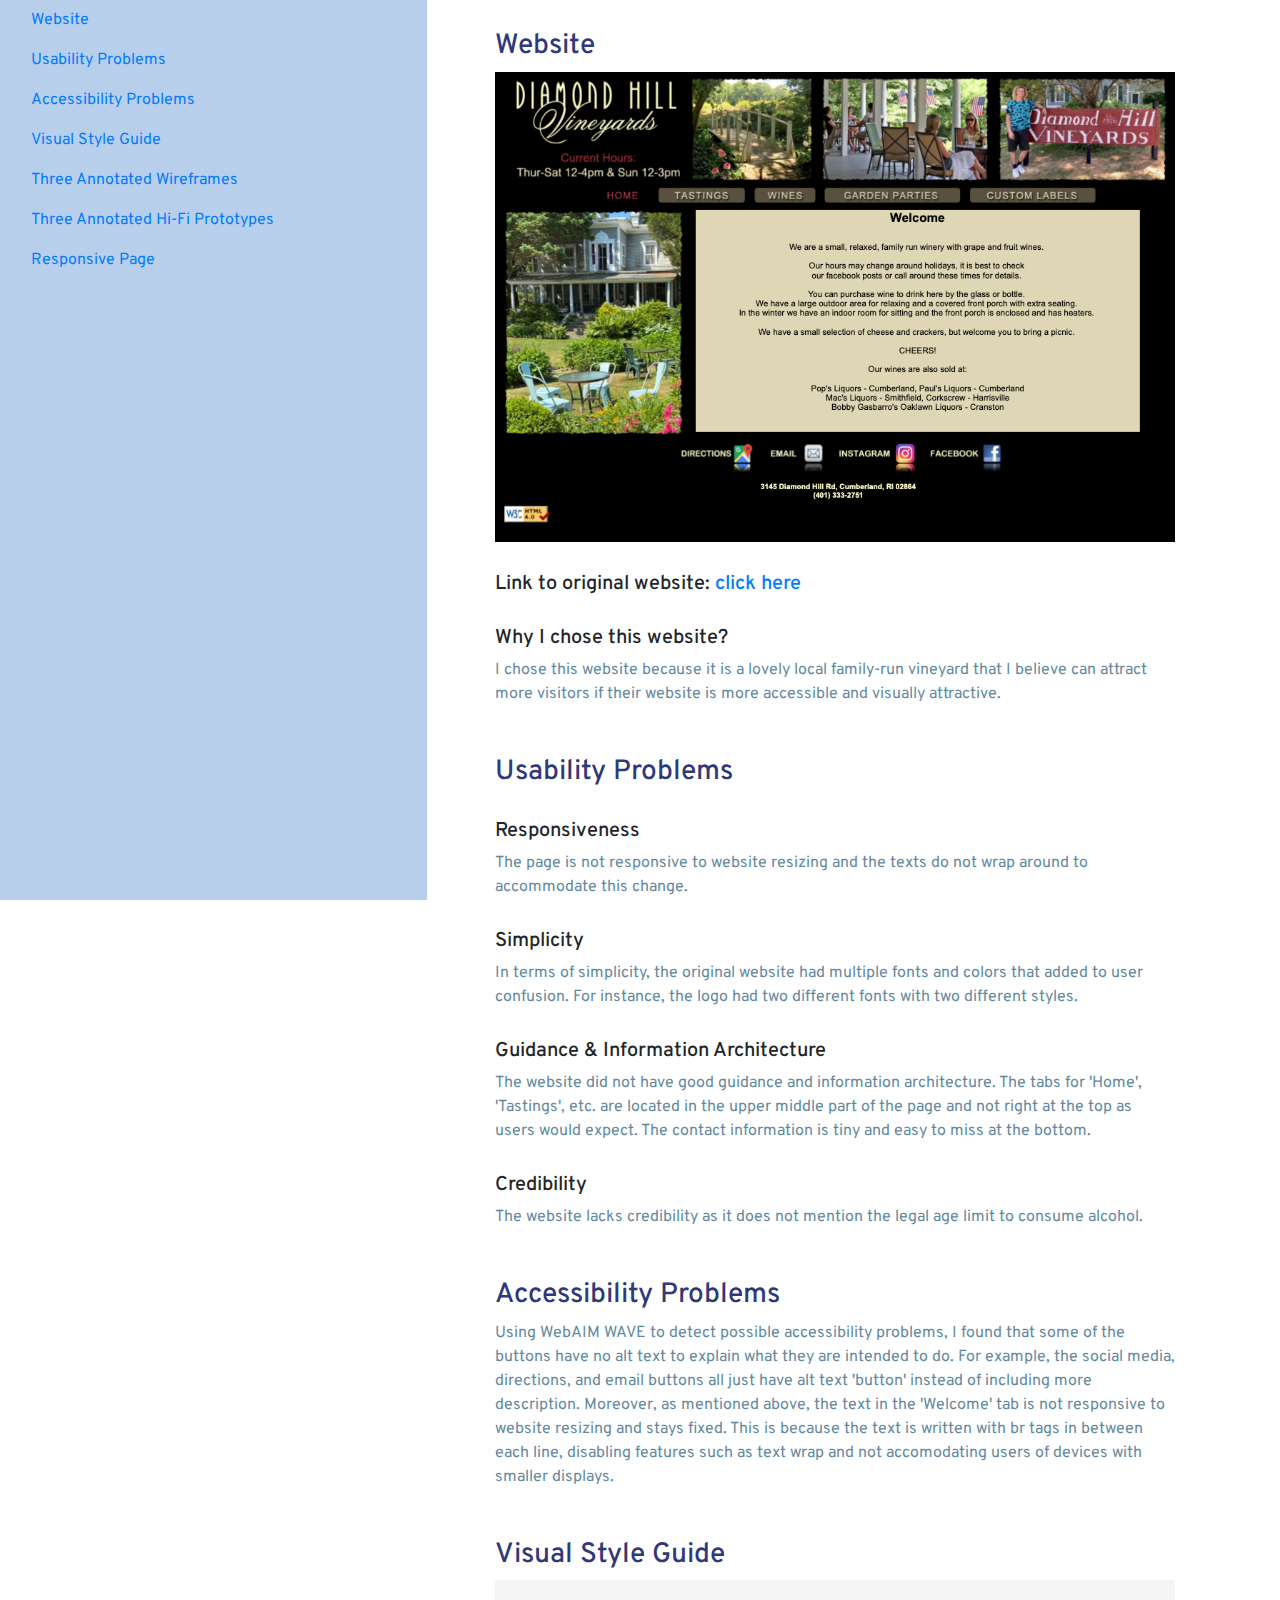
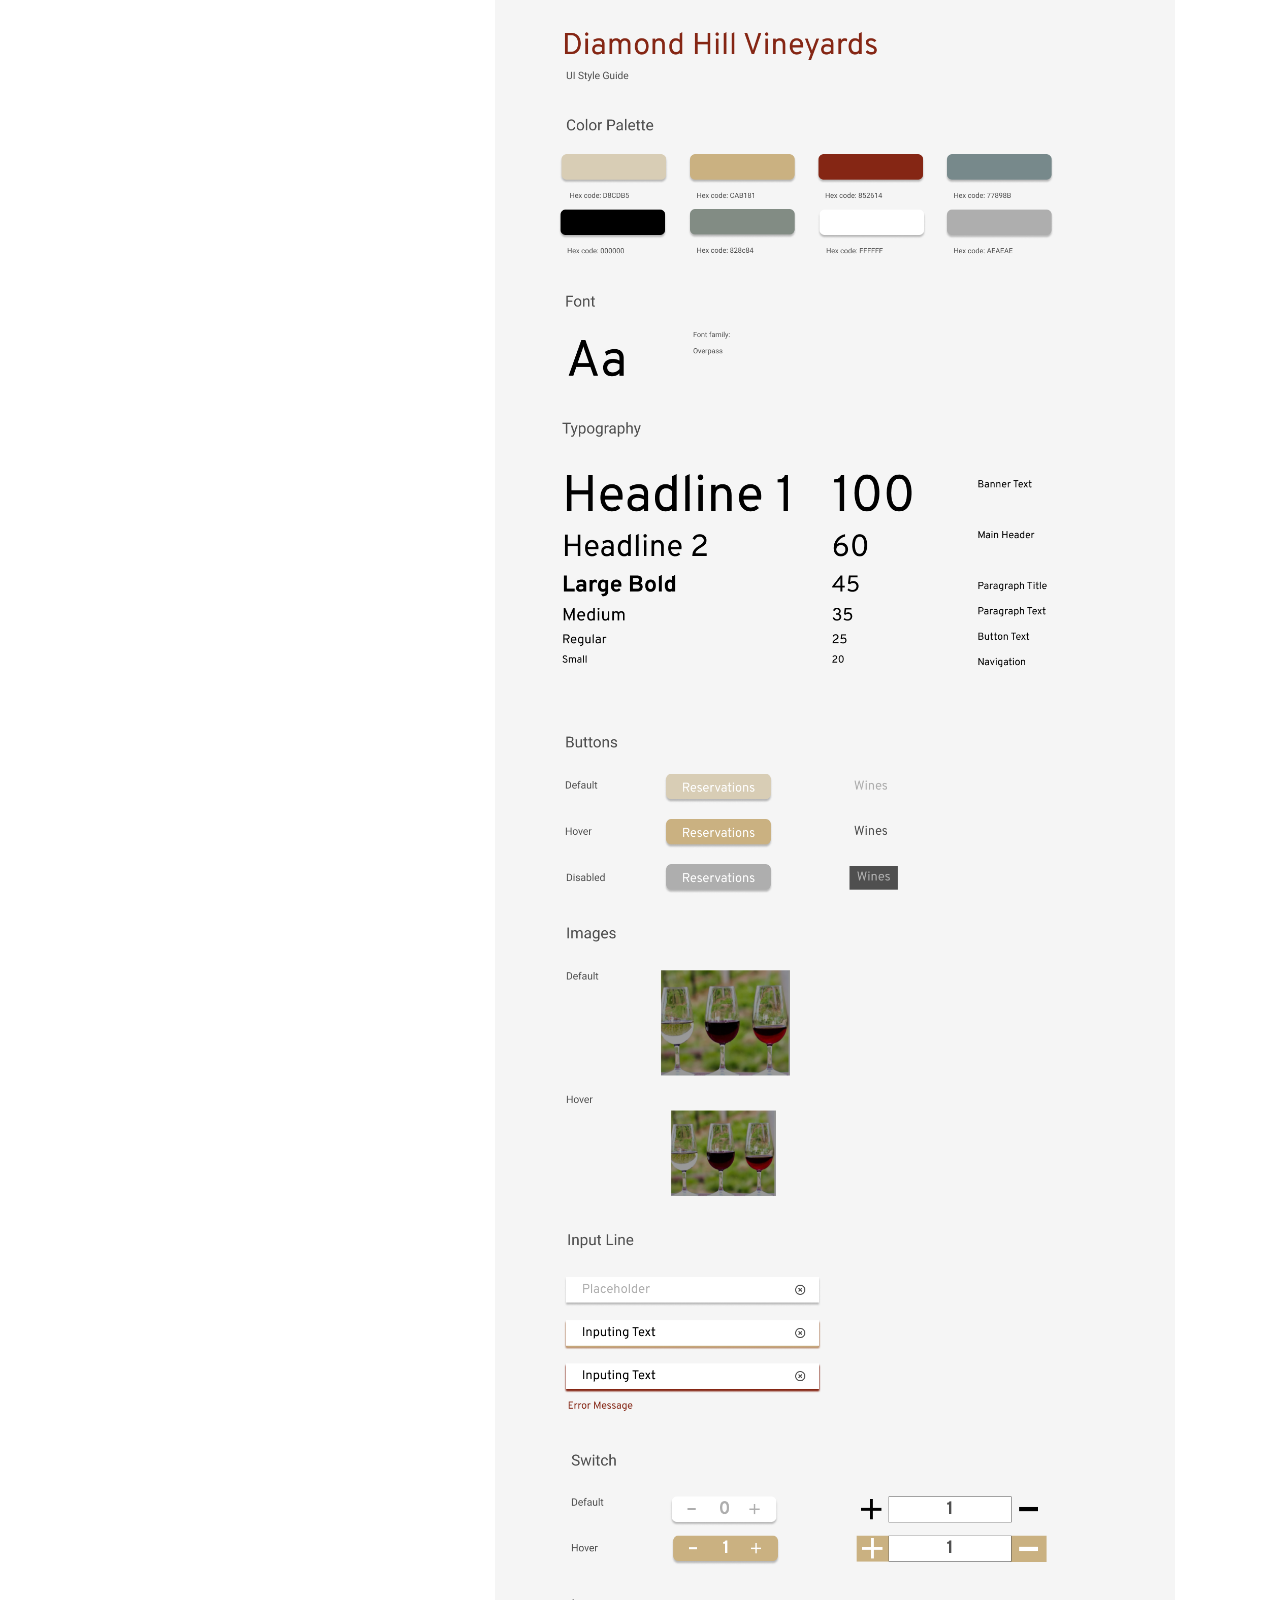
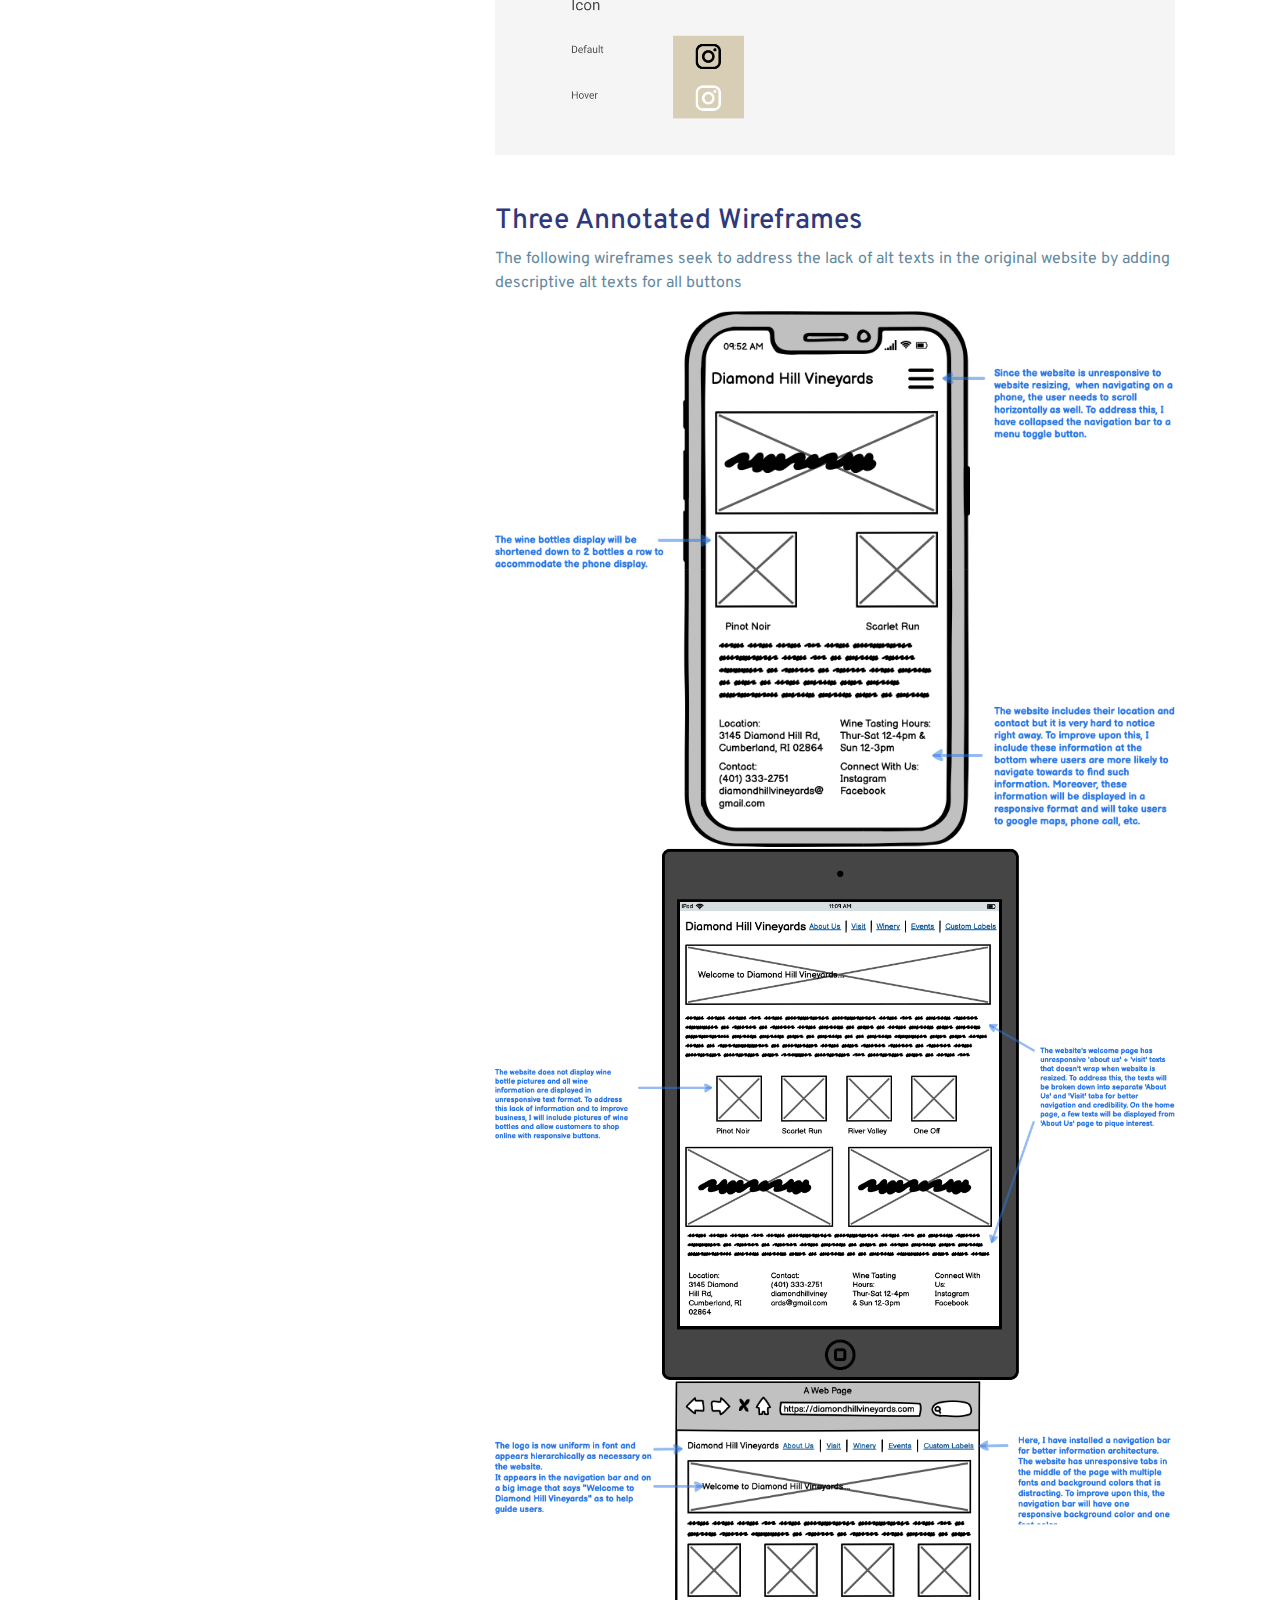
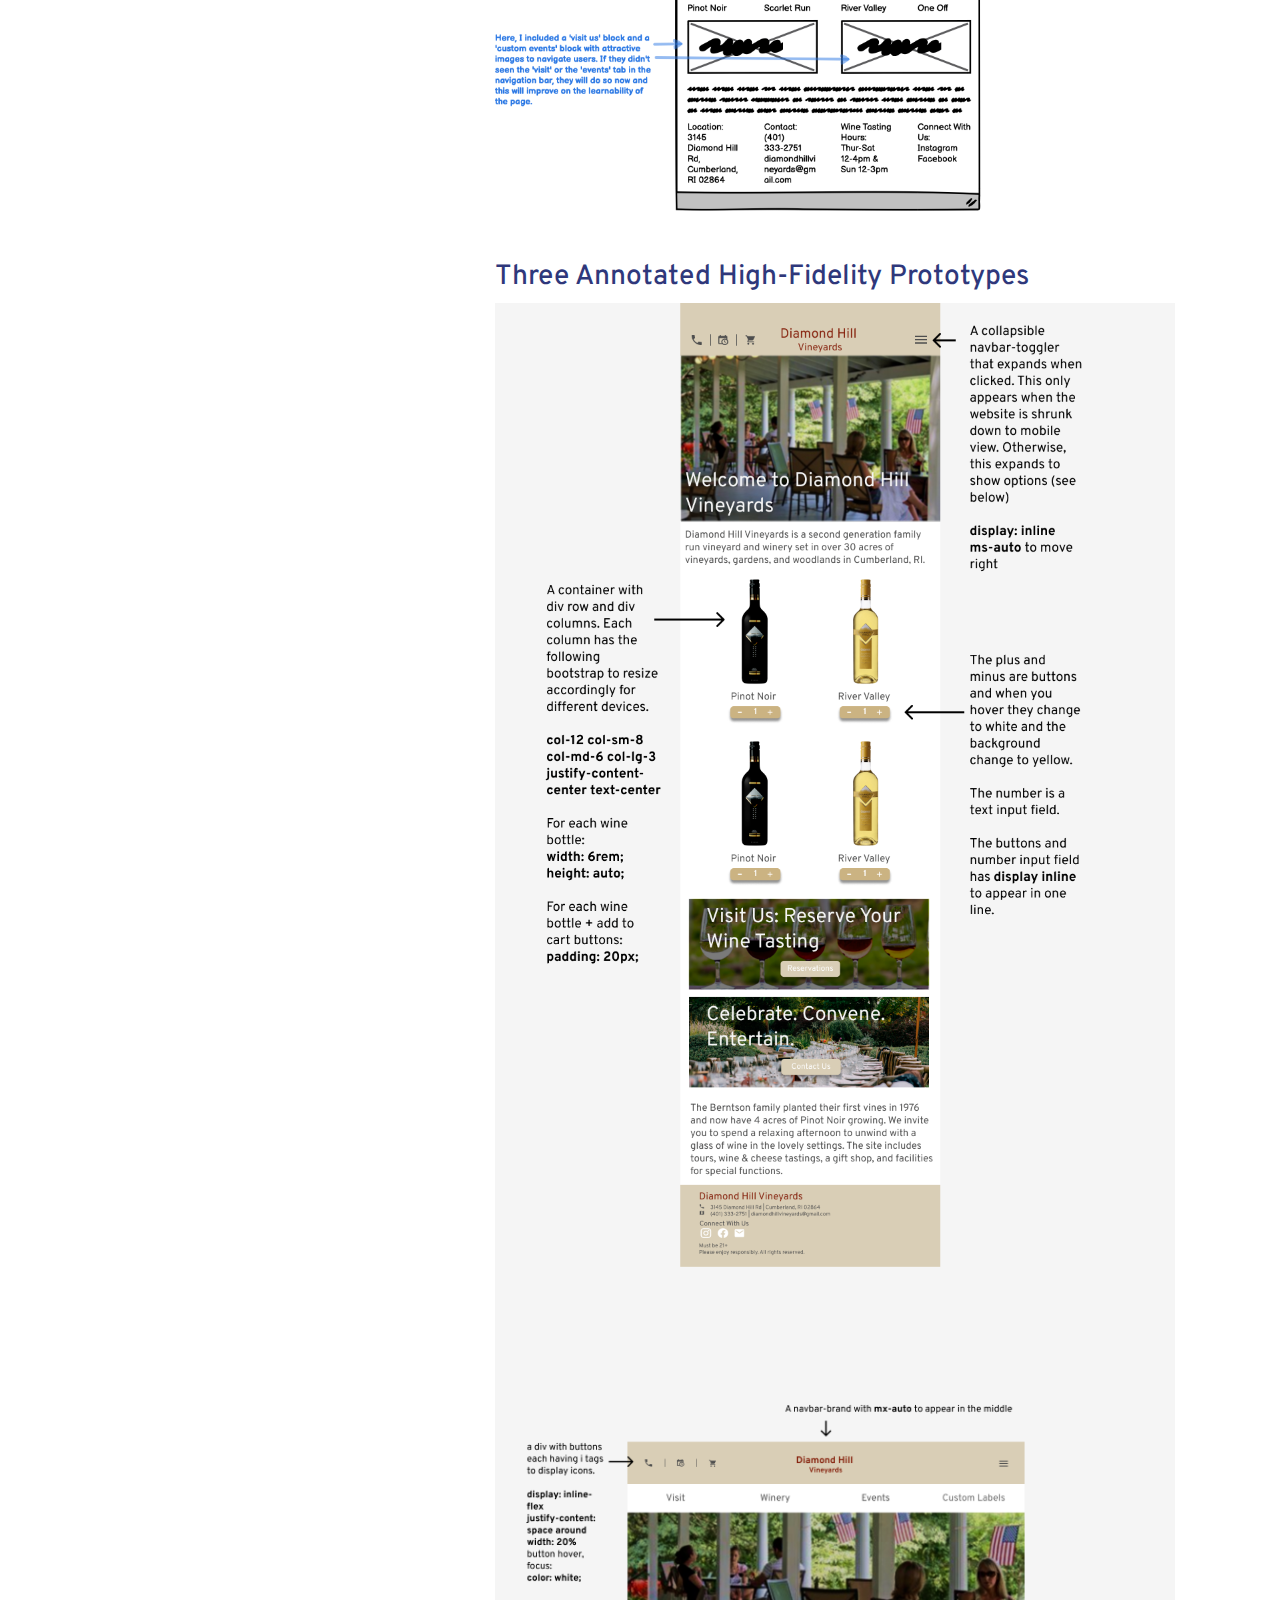
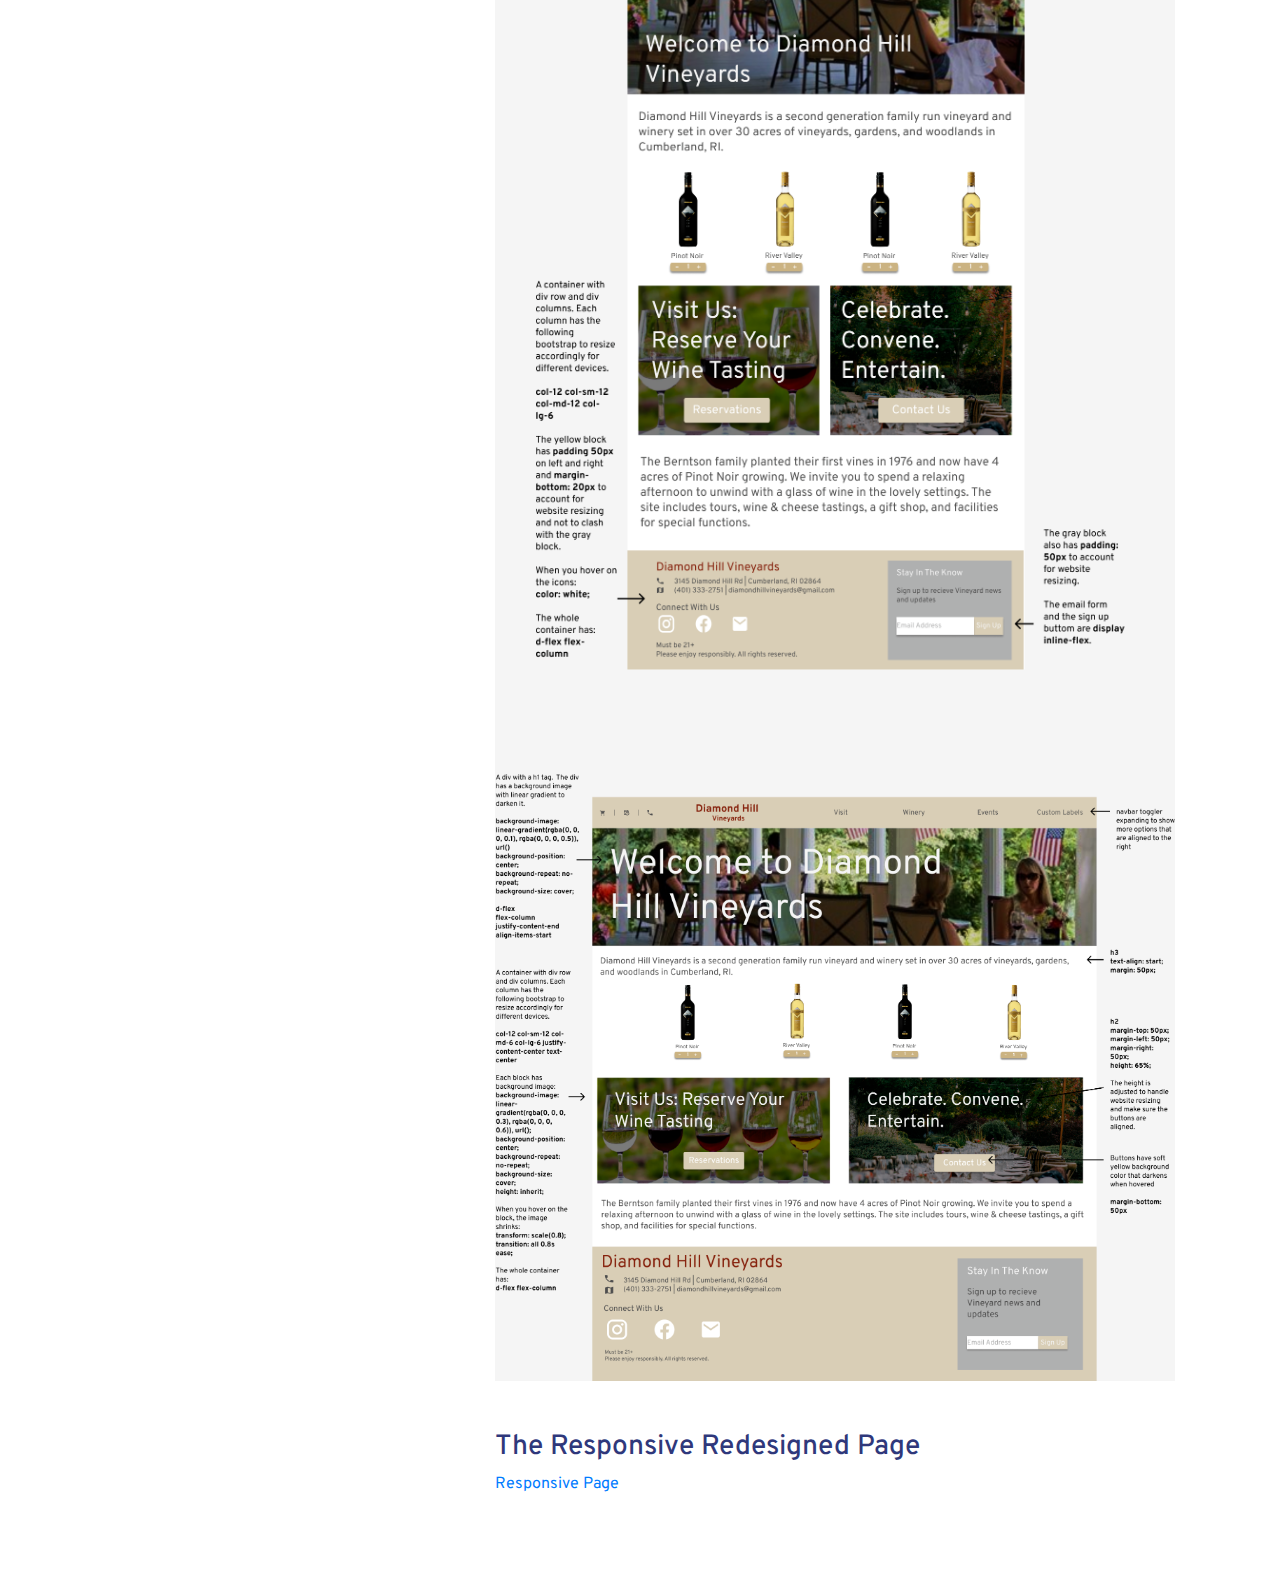
<file: index.html>
<!DOCTYPE html>
<html lang="en">
	<head>
		<meta charset="utf-8">
		<meta name="viewport" content="width-device-width, initial-scale-1">

		<!-- import bootstrap cdn-->
		<link rel="stylesheet" href= "https://stackpath.bootstrapcdn.com/bootstrap/4.5.2/css/bootstrap.min.css" integrity="sha384-JcKb8q3iqJ61gNV9KGb8thSsNjpSL0n8PARn9HuZOnIxN0hoP+VmmDGMN5t9UJ0Z" crossorigin="anonymous">
		<!-- import jquery cdn -->
		<script src="https://code.jquery.com/jquery-3.5.1.slim.min.js"
			integrity="sha384-DfXdz2htPH0lsSSs5nCTpuj/zy4C+OGpamoFVy38MVBnE+IbbVYUew+OrCXaRkfj"
			crossorigin="anonymous">
		</script>
		<!-- import popper.js cdn -->
		<script src="https://cdn.jsdelivr.net/npm/popper.js@1.16.1/dist/umd/popper.min.js"
			integrity="sha384-9/reFTGAW83EW2RDu2S0VKaIzap3H66lZH81PoYlFhbGU+6BZp6G7niu735Sk7lN"
			crossorigin="anonymous">
		</script>
		<!-- import javascript cdn -->
		<script src="https://stackpath.bootstrapcdn.com/bootstrap/4.5.2/js/bootstrap.min.js"
			integrity="sha384-B4gt1jrGC7Jh4AgTPSdUtOBvfO8shuf57BaghqFfPlYxofvL8/KUEfYiJOMMV+rV"
			crossorigin="anonymous">
		</script>
		<link rel="stylesheet" href="style.css">
		<link rel="stylesheet" href="https://fonts.googleapis.com/css?family=Overpass">
		<link rel="stylesheet" href="https://cdn.jsdelivr.net/npm/bootstrap-icons@1.5.0/font/bootstrap-icons.css">
		<title>Submission Page</title>
	</head>

<body>
    <div class="container mx-0">
        <div class="row">
            <div class="col-4 position-fixed" id="sidebar">
                <div class="sidebar_idv">
                    <div class="nav flex-column flex-nowrap vh-100 overflow-auto">
                        <a id="idv" class="nav-link" href="#website">Website</a>
                        <a id="idv" class="nav-link" href="#usability">Usability Problems</a>
                        <a id="idv" class="nav-link" href="#accessibility">Accessibility Problems</a>
                        <a id="idv" class="nav-link" href="#visual">Visual Style Guide</a>
                        <a id="idv" class="nav-link" href="#wireframe">Three Annotated Wireframes</a>
                        <a id="idv" class="nav-link" href="#high_fi">Three Annotated Hi-Fi Prototypes</a>
                        <a id="idv" class="nav-link" href="#responsive">Responsive Page</a>
                    </div>
                </div>
            </div>

            <!--Contains the main content of the webpage-->
            <div id="main_content" class="col-8 offset-5">

                <div id="website">
                    <h3 id="website">Website</h3>
                    <img id="diamondHill" class="img-fluid" src="./images/diamondHill.png" alt="screenshot of website that I am trying to create a responsive redesign for">
                    <h5> 
                        Link to original website: 
                        <a href="http://diamondhillvineyards.com">click here</a>
                    </h5>
                    <h5>Why I chose this website?</h5>
                    <p>I chose this website because it is a lovely local family-run vineyard that I believe can attract more visitors if their website is more accessible and visually attractive. </p>
                </div>

                <div id="usability">
                    <h3> Usability Problems</h3>
                    <h5>Responsiveness</h5>
                    <p>
                        The page is not responsive to website resizing and the texts do not wrap around to accommodate this change.
                    </p>
                    <h5>Simplicity</h5>
                    <p>
                        In terms of simplicity, the original website had multiple fonts and colors that added to user confusion. For instance, the logo had two different fonts with two different styles.
                    </p>
                    <h5>Guidance & Information Architecture</h5>
                    <p>
                        The website did not have good guidance and information architecture. The tabs for 'Home', 'Tastings', etc. are located in the upper middle part of the page and not right at the top as users would expect. The contact information is tiny and easy to miss at the bottom.
                    </p>
                    <h5>Credibility</h5>
                    <p>
                        The website lacks credibility as it does not mention the legal age limit to consume alcohol.
                    </p>
                </div>

                <div id="accessibility">
                    <h3> Accessibility Problems</h3>
                    <p>
                        Using WebAIM WAVE to detect possible accessibility problems, I found that some of the buttons have no alt text to explain what they are intended to do. For example, the social media, directions, and email buttons all just have alt text 'button' instead of including more description. Moreover, as mentioned above, the text in the 'Welcome' tab is not responsive to website resizing and stays fixed. This is because the text is written with br tags in between each line, disabling features such as text wrap and not accomodating users of devices with smaller displays.
                    </p>
                </div>

                <div id="visual">
                    <h3>Visual Style Guide</h3>
                    <img class="img-fluid" src="./visual_style_guide.png" alt="visual style guide">
                </div>

                <div id="wireframe">
                    <h3> Three Annotated Wireframes</h3>
                    <p> The following wireframes seek to address the lack of alt texts in the original website by adding descriptive alt texts for all buttons
                    </p>
                    <div class="lf_img">
                        <img class="img-fluid" src="./Low-Fi/phone.png" alt="Low-Fi Prototyping for Phone Display">
                        <img class="img-fluid" src="./Low-Fi/tablet.png" alt="Low-Fi Prototyping for Tablet Display">
                        <img class="img-fluid" src="./Low-Fi/desktop.png" alt="Low-Fi Prototyping for Desktop Display">
                    </div>
                </div>

                <div id="high_fi">
                    <h3> Three Annotated High-Fidelity Prototypes</h3>
                    <div class="hf_img">
                        <img class="img-fluid" src="./High-Fi/phone.png" alt="High-Fi Prototyping for Phone Display">
                        <img class="img-fluid" src="./High-Fi/tablet.png" alt="High-Fi Prototyping for Tablet Display">
                        <img class="img-fluid" src="./High-Fi/desktop.png" alt="High-Fi Prototyping for Desktop Display">
                    </div>
                </div>

                <div id="responsive">
                    <h3>The Responsive Redesigned Page</h3>
                    <a href="./redesign/redesign.html">Responsive Page</a>
                </div>

            </div>
        </div>
    </div>
</body>
</html>
</file>
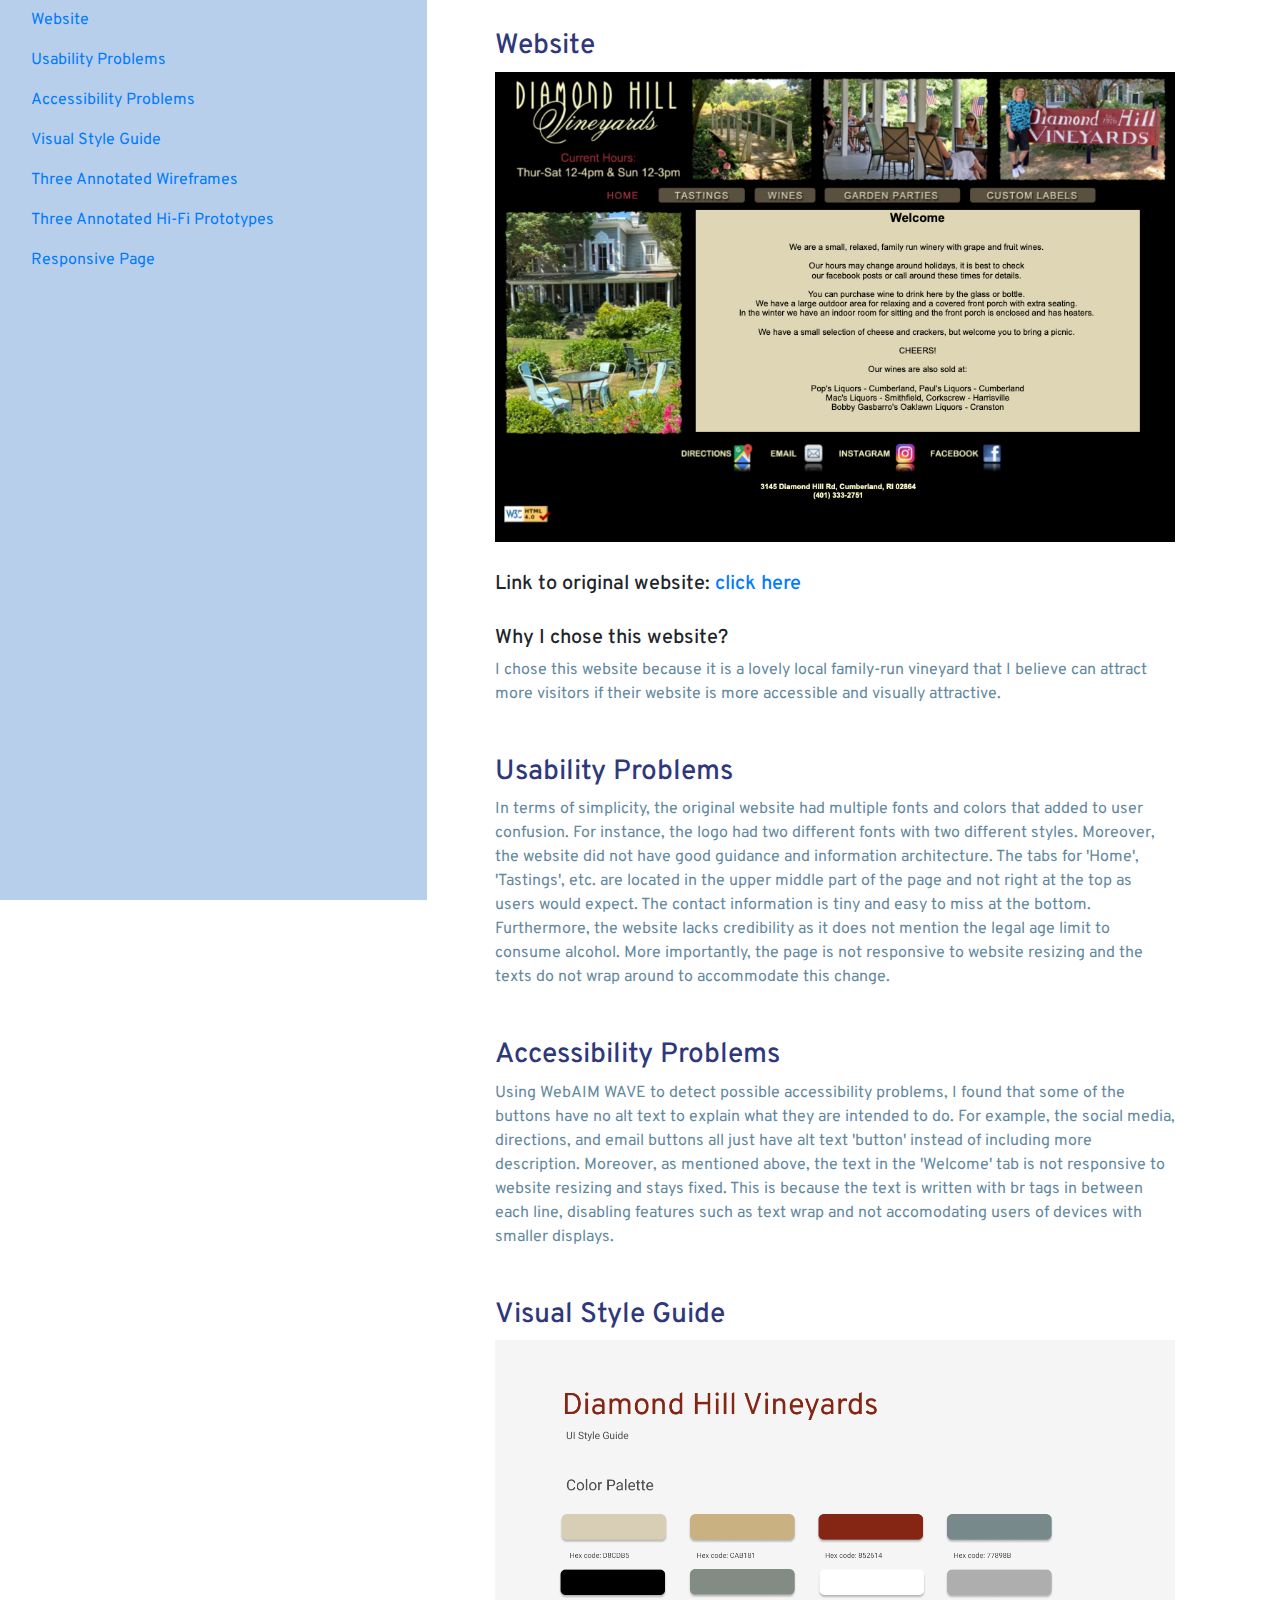
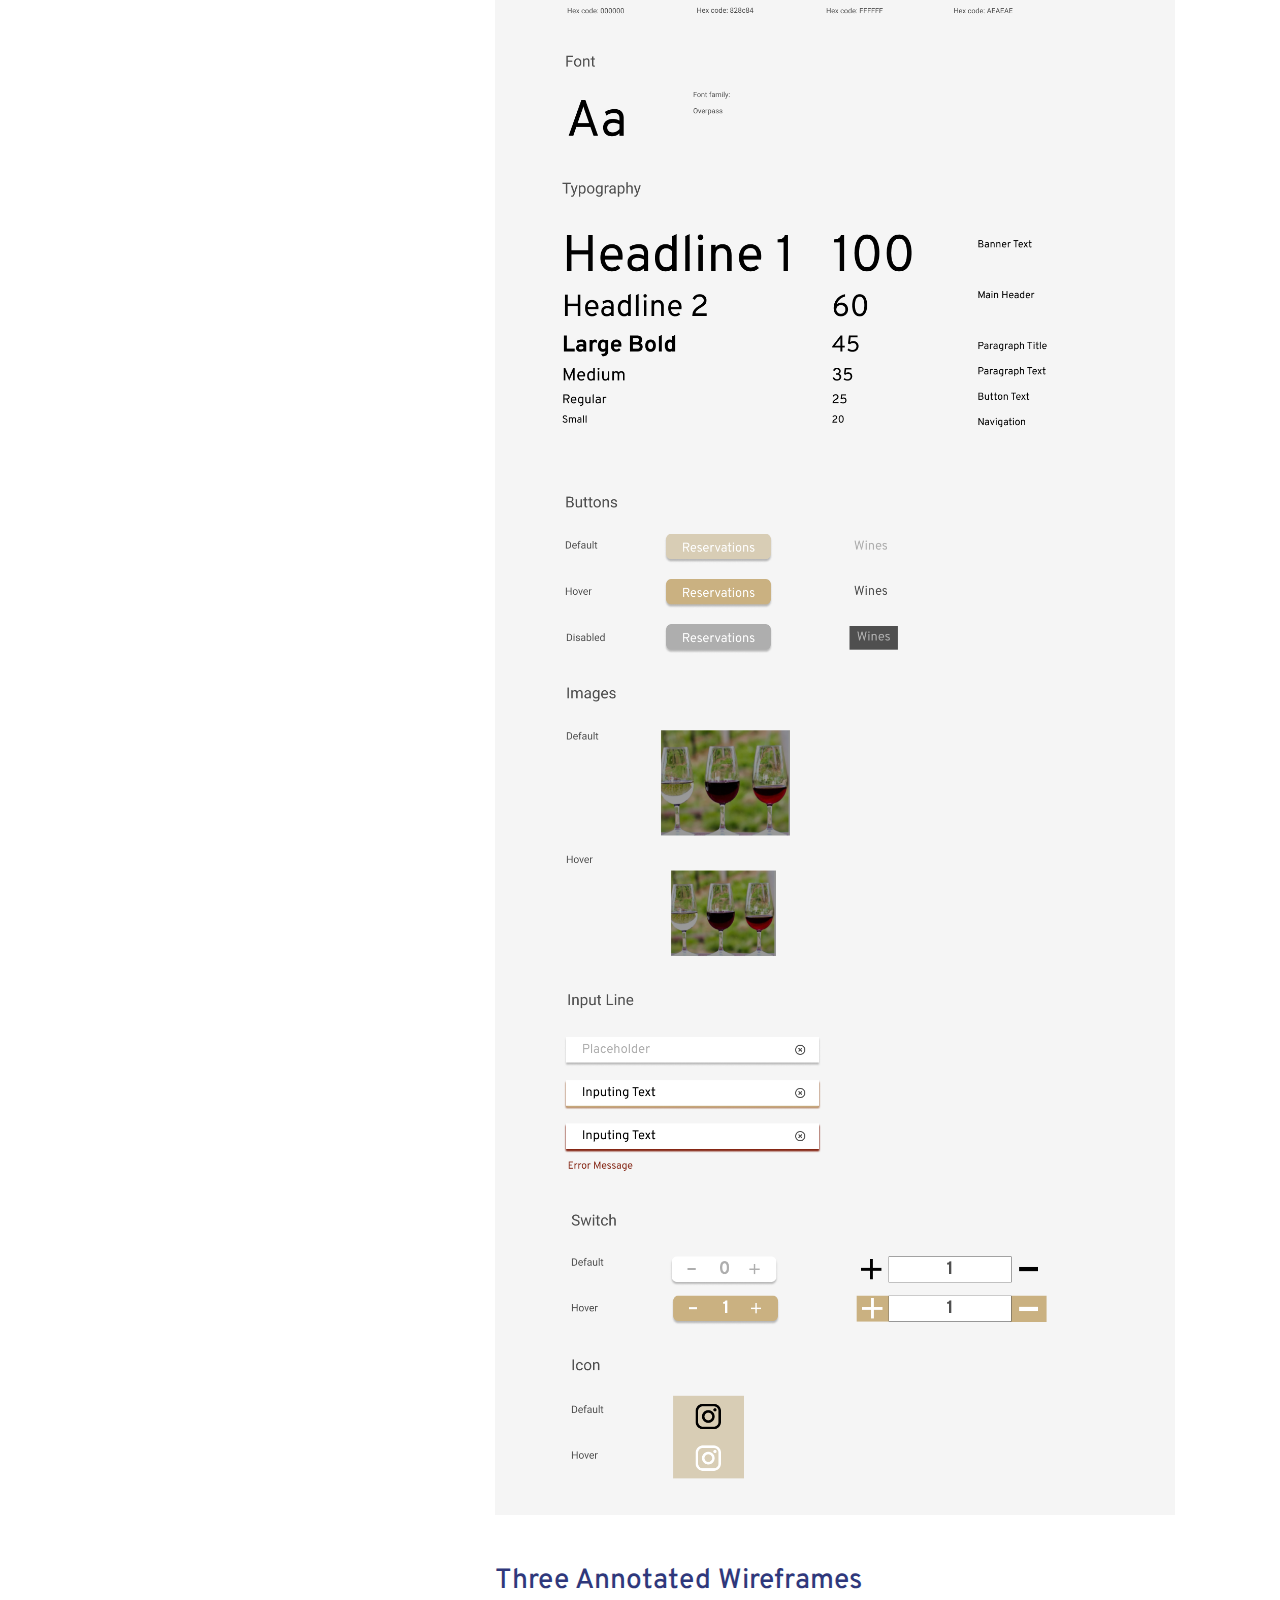
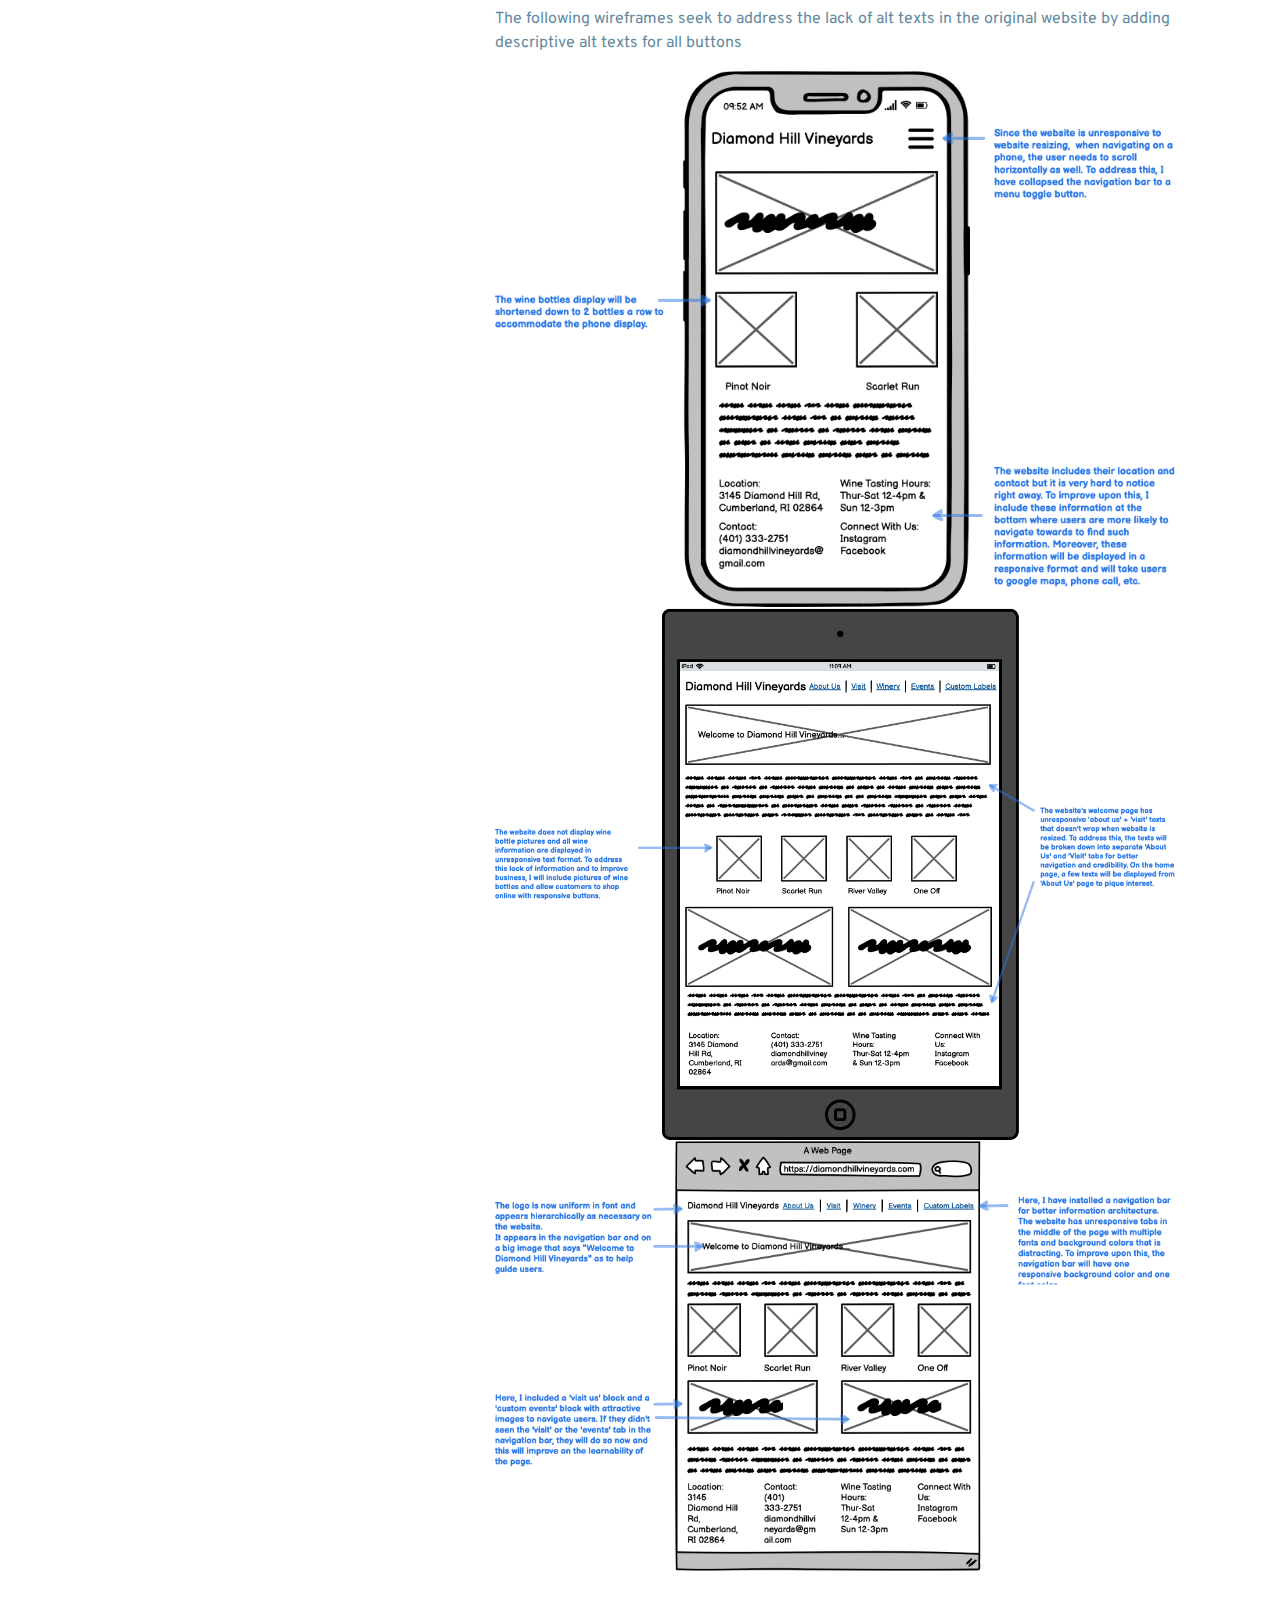
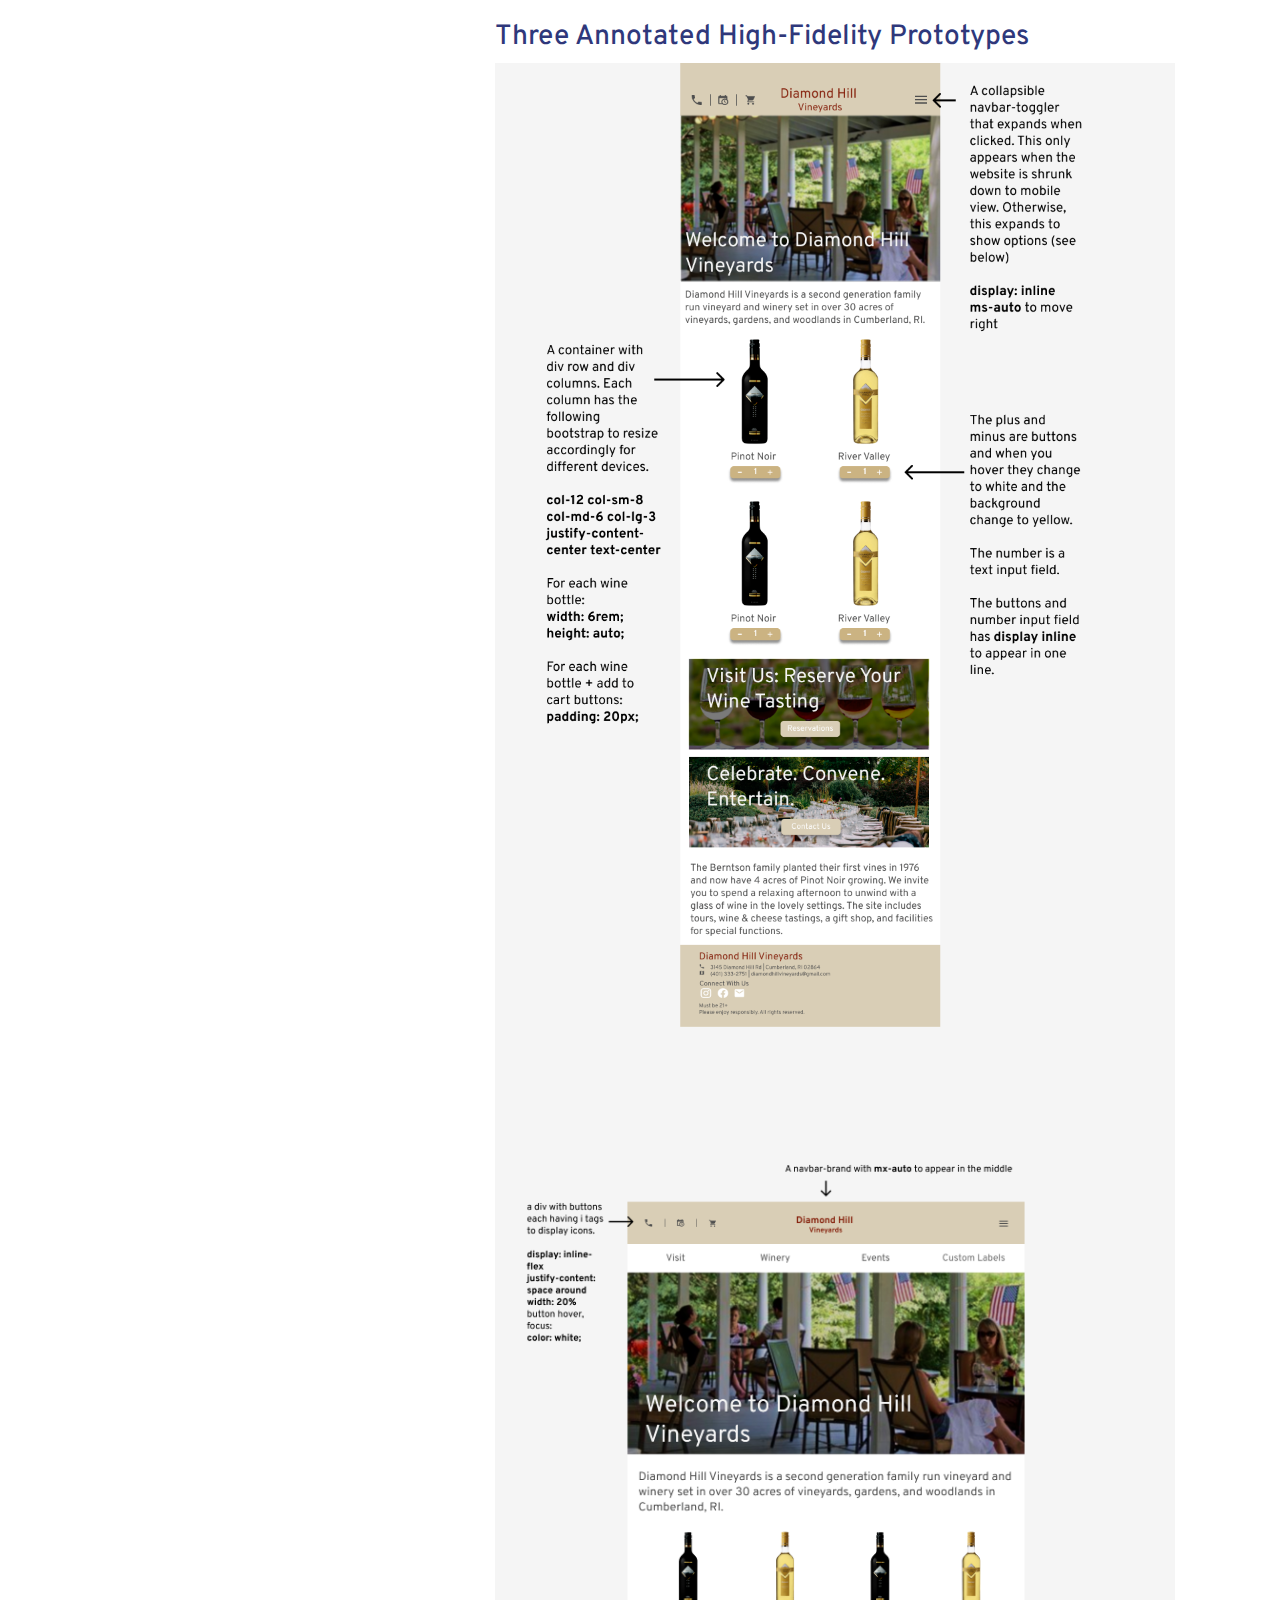
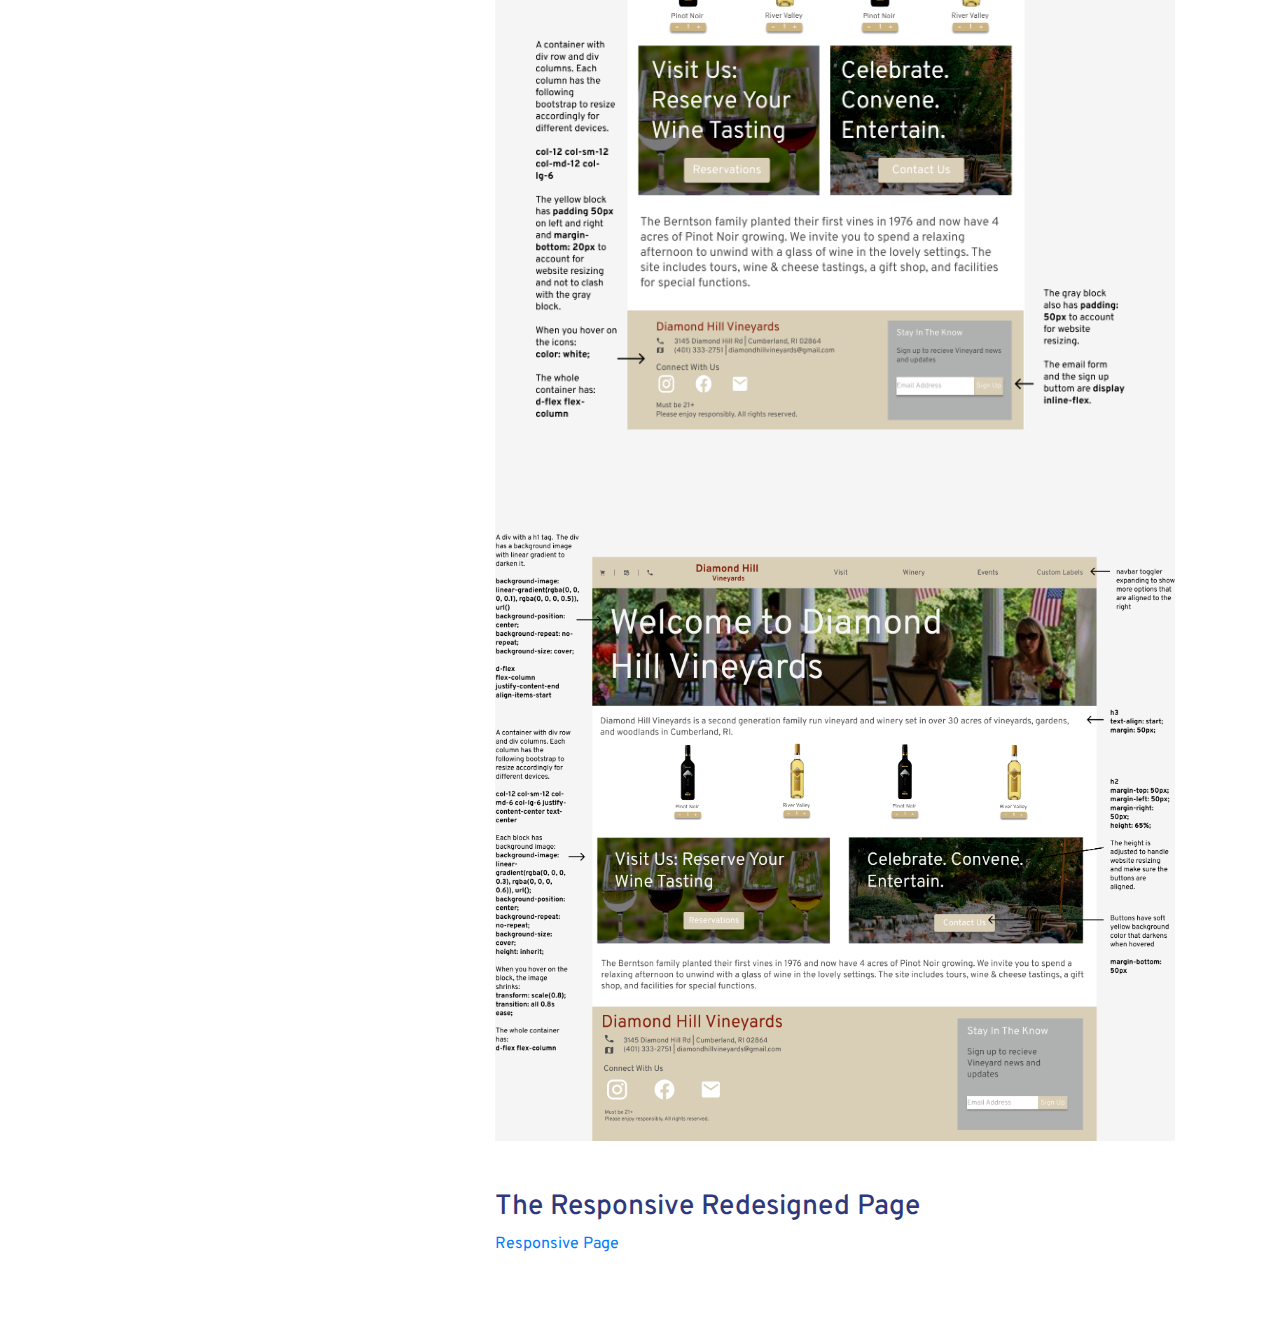
<file: submission/index.html>
<!DOCTYPE html>
<html lang="en">
	<head>
		<meta charset="utf-8">
		<meta name="viewport" content="width-device-width, initial-scale-1">

		<!-- import bootstrap cdn-->
		<link rel="stylesheet" href= "https://stackpath.bootstrapcdn.com/bootstrap/4.5.2/css/bootstrap.min.css" integrity="sha384-JcKb8q3iqJ61gNV9KGb8thSsNjpSL0n8PARn9HuZOnIxN0hoP+VmmDGMN5t9UJ0Z" crossorigin="anonymous">
		<!-- import jquery cdn -->
		<script src="https://code.jquery.com/jquery-3.5.1.slim.min.js"
			integrity="sha384-DfXdz2htPH0lsSSs5nCTpuj/zy4C+OGpamoFVy38MVBnE+IbbVYUew+OrCXaRkfj"
			crossorigin="anonymous">
		</script>
		<!-- import popper.js cdn -->
		<script src="https://cdn.jsdelivr.net/npm/popper.js@1.16.1/dist/umd/popper.min.js"
			integrity="sha384-9/reFTGAW83EW2RDu2S0VKaIzap3H66lZH81PoYlFhbGU+6BZp6G7niu735Sk7lN"
			crossorigin="anonymous">
		</script>
		<!-- import javascript cdn -->
		<script src="https://stackpath.bootstrapcdn.com/bootstrap/4.5.2/js/bootstrap.min.js"
			integrity="sha384-B4gt1jrGC7Jh4AgTPSdUtOBvfO8shuf57BaghqFfPlYxofvL8/KUEfYiJOMMV+rV"
			crossorigin="anonymous">
		</script>
		<link rel="stylesheet" href="style.css">
		<link rel="stylesheet" href="https://fonts.googleapis.com/css?family=Overpass">
		<link rel="stylesheet" href="https://cdn.jsdelivr.net/npm/bootstrap-icons@1.5.0/font/bootstrap-icons.css">
		<title>Submission Page</title>
	</head>

<body>
    <div class="container mx-0">
        <div class="row">
            <div class="col-4 position-fixed" id="sidebar">
                <!-- col-sm-4 col-md-4 col-lg-5 col-xl-6  -->
                <div class="sidebar_idv">
                    <div class="nav flex-column flex-nowrap vh-100 overflow-auto">
                        <a id="idv" class="nav-link" href="#website">Website</a>
                        <a id="idv" class="nav-link" href="#usability">Usability Problems</a>
                        <a id="idv" class="nav-link" href="#accessibility">Accessibility Problems</a>
                        <a id="idv" class="nav-link" href="#visual">Visual Style Guide</a>
                        <a id="idv" class="nav-link" href="#wireframe">Three Annotated Wireframes</a>
                        <a id="idv" class="nav-link" href="#high_fi">Three Annotated Hi-Fi Prototypes</a>
                        <a id="idv" class="nav-link" href="#responsive">Responsive Page</a>
                    </div>
                </div>
            </div>


    <!-- This container contains the sidebar and main content of the page -->
    <!-- <div class="container-fluid h-100">
        <div class="row h-100">

            <div class="col-4 col-xs-2 col-sm-2 col-md-4 col-lg-5" id="sidebar">
                <div id="sidebar_idv" class="">
                    <br>
                    <br>
                    <br>
                    <a id="idv" class="link-dark" href="#website">Website</a>
                    <br>
                    <br>
                    <a id="idv" href="#usability">Usability Problems</a>
                    <br>
                    <br>
                    <a id="idv" href="#">Accessibility Problems</a>
                    <br>
                    <br>
                    <a id="idv" href="#">Visual Style Guide</a>
                    <br>
                    <br>
                    <a id="idv" href="#">Three Annotated Wireframes</a>
                    <br>
                    <br>
                    <a id="idv" href="#">Three Annotated Hi-Fi Prototypes</a>
                    <br>
                    <br>
                    <a id="idv" href="#">Responsive Page</a>
                </div>
            </div> -->

            <!--Contains the main content
                    of the webpage-->
            <div id="main_content" class="col-8 offset-5">
                <!-- offset-xs-4 offset-sm-4 offset-md-4 offset-lg-5 offset-xl-6 -->

                <div id="website">
                    <h3 id="website">Website</h3>
                    <img id="diamondHill" class="img-fluid" src="../images/diamondHill.png" alt="screenshot of website that I am trying to create a responsive redesign for">
                    <h5> 
                        Link to original website: 
                        <a href="http://diamondhillvineyards.com">click here</a>
                    </h5>
                    <h5>Why I chose this website?</h5>
                    <p>I chose this website because it is a lovely local family-run vineyard that I believe can attract more visitors if their website is more accessible and visually attractive. </p>
                </div>

                <div id="usability">
                    <h3> Usability Problems</h3>
                    <p>
                        In terms of simplicity, the original website had multiple fonts and colors that added to user confusion. For instance, the logo had two different fonts with two different styles. Moreover, the website did not have good guidance and information architecture. The tabs for 'Home', 'Tastings', etc. are located in the upper middle part of the page and not right at the top as users would expect. The contact information is tiny and easy to miss at the bottom. Furthermore, the website lacks credibility as it does not mention the legal age limit to consume alcohol. More importantly, the page is not responsive to website resizing and the texts do not wrap around to accommodate this change.
                    </p>
                </div>

                <div id="accessibility">
                    <h3> Accessibility Problems</h3>
                    <p>
                        Using WebAIM WAVE to detect possible accessibility problems, I found that some of the buttons have no alt text to explain what they are intended to do. For example, the social media, directions, and email buttons all just have alt text 'button' instead of including more description. Moreover, as mentioned above, the text in the 'Welcome' tab is not responsive to website resizing and stays fixed. This is because the text is written with br tags in between each line, disabling features such as text wrap and not accomodating users of devices with smaller displays.
                    </p>
                </div>

                <div id="visual">
                    <h3>Visual Style Guide</h3>
                    <img class="img-fluid" src="../visual_style_guide.png" alt="visual style guide">
                </div>

                <div id="wireframe">
                    <h3> Three Annotated Wireframes</h3>
                    <p> The following wireframes seek to address the lack of alt texts in the original website by adding descriptive alt texts for all buttons
                    </p>
                    <div class="lf_img">
                        <img class="img-fluid" src="../Low-Fi/phone.png" alt="Low-Fi Prototyping for Phone Display">
                        <img class="img-fluid" src="../Low-Fi/tablet.png" alt="Low-Fi Prototyping for Tablet Display">
                        <img class="img-fluid" src="../Low-Fi/desktop.png" alt="Low-Fi Prototyping for Desktop Display">
                    </div>
                </div>

                <div id="high_fi">
                    <h3> Three Annotated High-Fidelity Prototypes</h3>
                    <div class="hf_img">
                        <img class="img-fluid" src="../High-Fi/phone.png" alt="High-Fi Prototyping for Phone Display">
                        <img class="img-fluid" src="../High-Fi/tablet.png" alt="High-Fi Prototyping for Tablet Display">
                        <img class="img-fluid" src="../High-Fi/desktop.png" alt="High-Fi Prototyping for Desktop Display">
                    </div>
                </div>

                <div id="responsive">
                    <h3>The Responsive Redesigned Page</h3>
                    <a href="../redesign/redesign.html">Responsive Page</a>
                </div>
                



            </div>
        </div>
    </div>
</body>
</html>
</file>
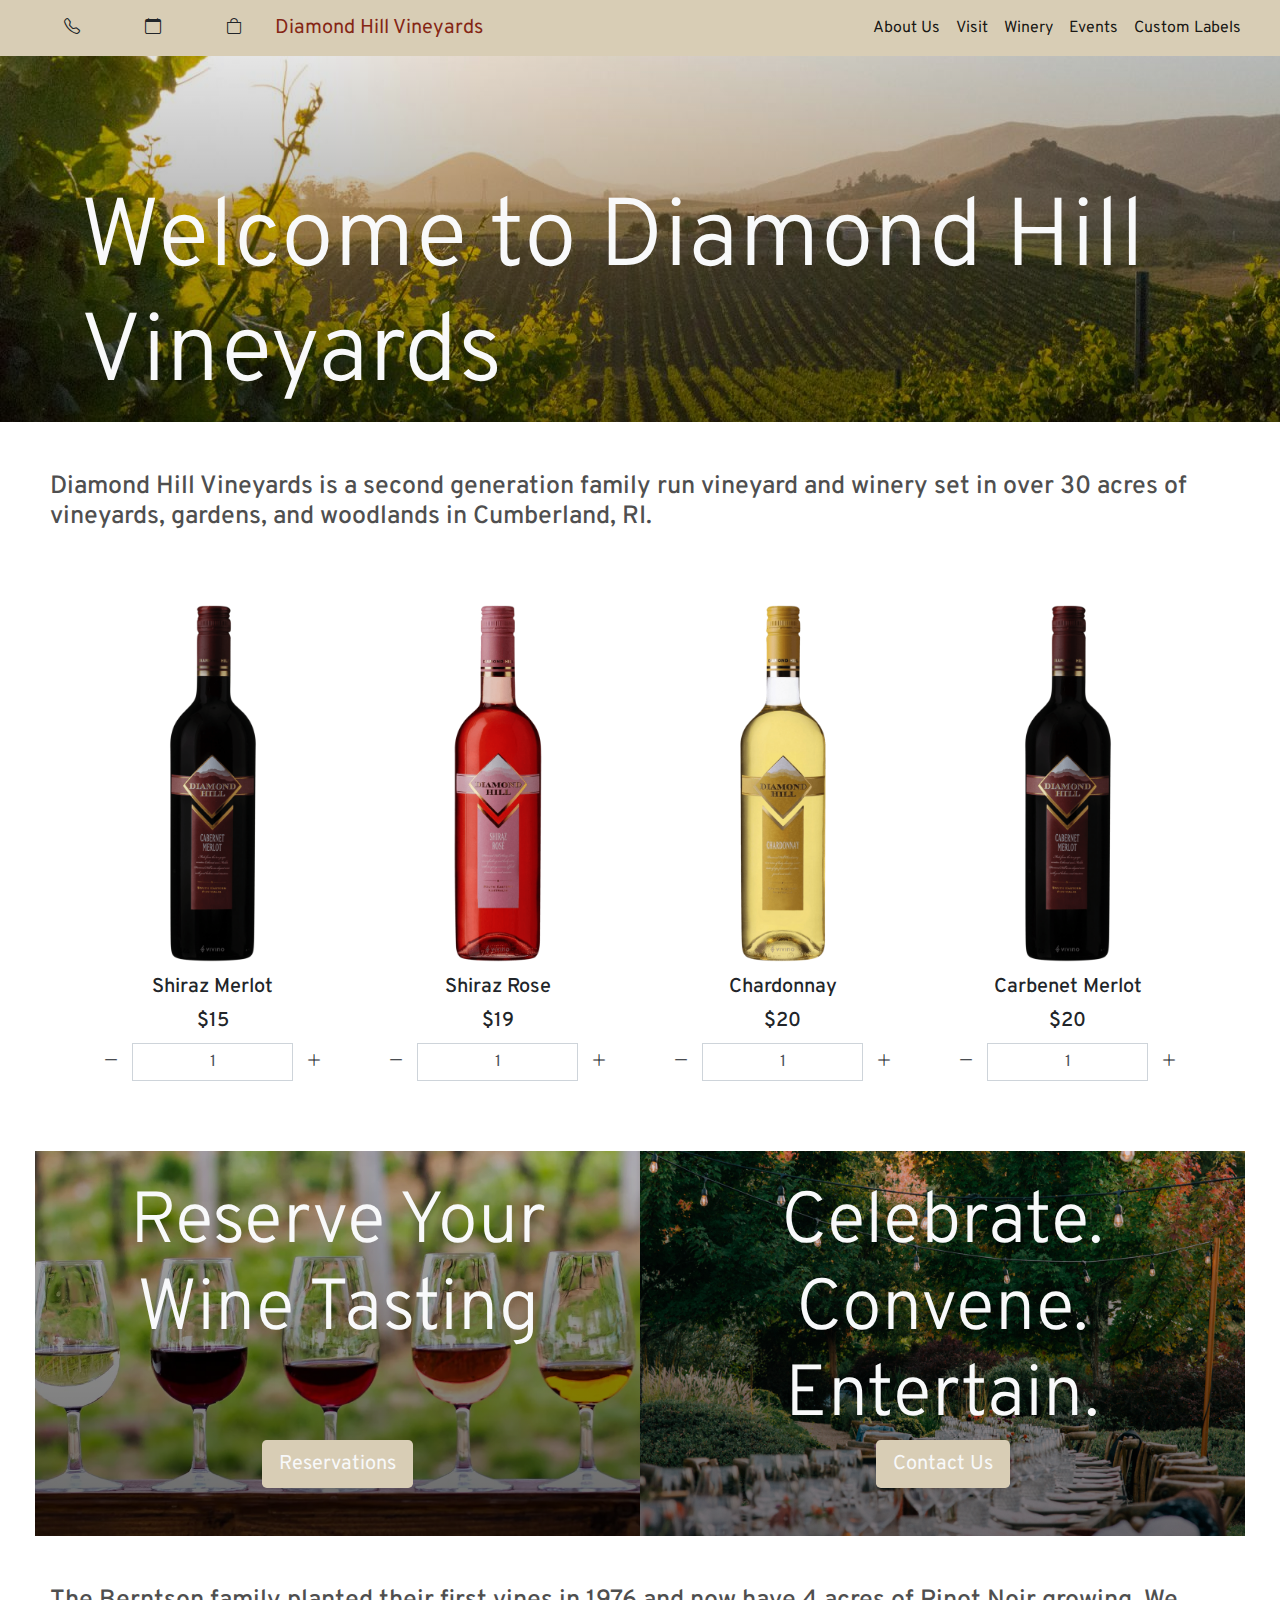
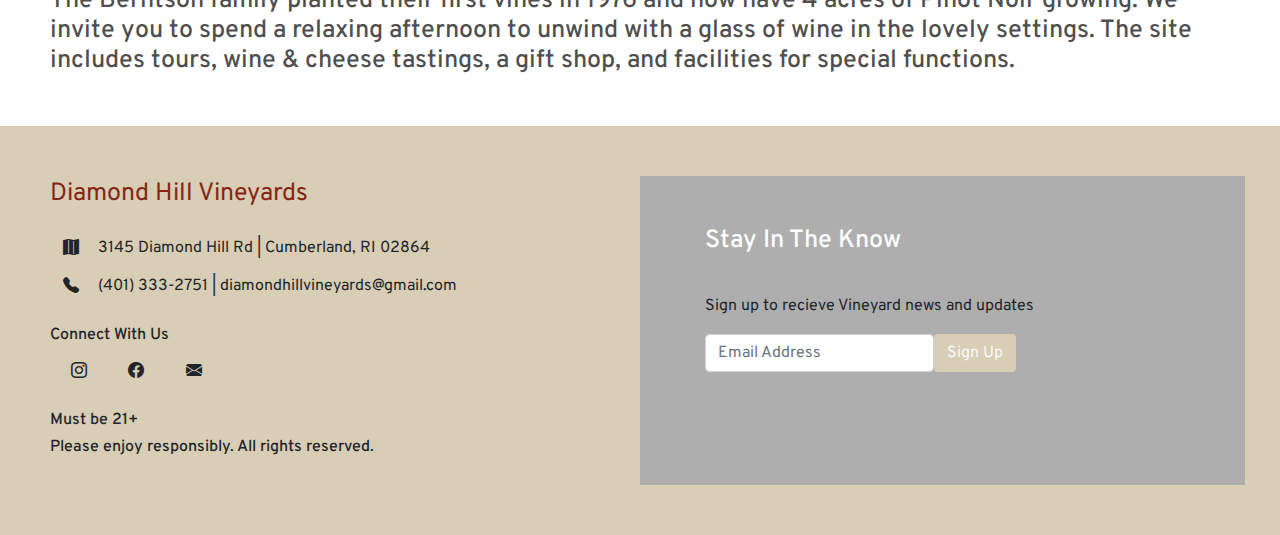
<file: redesign/redesign.html>
<!DOCTYPE html>
<html lang="en">
	<head>
		<meta charset="utf-8">
		<meta name="viewport" content="width-device-width, initial-scale-1">

		<!-- import bootstrap cdn-->
		<link rel="stylesheet" href=
		"https://stackpath.bootstrapcdn.com/bootstrap/4.5.2/css/bootstrap.min.css"
				integrity=
		"sha384-JcKb8q3iqJ61gNV9KGb8thSsNjpSL0n8PARn9HuZOnIxN0hoP+VmmDGMN5t9UJ0Z"
				crossorigin="anonymous">
			<!-- import jquery cdn -->
			<script src="https://code.jquery.com/jquery-3.5.1.slim.min.js"
				integrity=
		"sha384-DfXdz2htPH0lsSSs5nCTpuj/zy4C+OGpamoFVy38MVBnE+IbbVYUew+OrCXaRkfj"
				crossorigin="anonymous">
			</script>
			<!-- import popper.js cdn -->
			<script src=
		"https://cdn.jsdelivr.net/npm/popper.js@1.16.1/dist/umd/popper.min.js"
				integrity=
		"sha384-9/reFTGAW83EW2RDu2S0VKaIzap3H66lZH81PoYlFhbGU+6BZp6G7niu735Sk7lN"
				crossorigin="anonymous">
			</script>
			<!-- import javascript cdn -->
			<script src=
		"https://stackpath.bootstrapcdn.com/bootstrap/4.5.2/js/bootstrap.min.js"
				integrity=
		"sha384-B4gt1jrGC7Jh4AgTPSdUtOBvfO8shuf57BaghqFfPlYxofvL8/KUEfYiJOMMV+rV"
				crossorigin="anonymous">
			</script>

		<!-- <script type="text/javascript" src="jquery-3.5.1.min.js"> </script> 
		<link rel="stylesheet" href="https://cdn.jsdelivr.net/npm/bootstrap@5.0.2/dist/css/bootstrap.min.css"/> -->
		<link rel="stylesheet" href="style.css">
		<link rel="stylesheet" href="https://fonts.googleapis.com/css?family=Overpass">
		<link rel="stylesheet" href="https://cdn.jsdelivr.net/npm/bootstrap-icons@1.5.0/font/bootstrap-icons.css">
		<title>Responsive Redesign</title>
	</head>

	<body>
		<!-- Top Navigation Bar -->
		<nav class="navbar sticky-top navbar-expand-lg navbar-light" style="background-color: #d8cdb5">
			<div class="container-fluid">
				<!-- Left side of the navigation bar with icons -->
				<div class="nav_icon">
					<button type="button" class="btn" alt="phone button to call">
						<i class="bi bi-telephone"></i>
					</button>
					<button type="button" class="btn" alt="calendar button to make reservations">
						<i class="bi bi-calendar"></i>
					</button>
					<button type="button" class="btn" alt="shopping cart button">
						<i class="bi bi-bag"></i>
					</button>
				</div>

				<!-- Middle of the navigation bar: "Diamond Hill Vineyards" in red -->
				<a class="navbar-brand mx-auto" id="brand-title" href="#">Diamond Hill Vineyards</a>

				<!-- Right side of the navigation bar that collapses when page is shrunk -->
				<button class="navbar-toggler" type="button"
					data-toggle="collapse" data-target="#navbarNavAltMarkup"
					aria-controls="navbarNavAltMarkup" aria-expanded="false"
					aria-label="Toggle navigation">
					<span class="navbar-toggler-icon">
					</span>
				</button>
				<div class="collapse navbar-collapse" id="navbarNavAltMarkup">
					<div class="navbar-nav ml-auto align-items-end ">
						<a id="nav_header" class="nav-item nav-link active" href="#">About Us</a>
						<a id="nav_header" class="nav-item nav-link active" href="#">Visit</a>
						<a id="nav_header" class="nav-item nav-link active" href="#">Winery</a>
						<a id="nav_header" class="nav-item nav-link active" href="#">Events</a>
						<a id="nav_header" class="nav-item nav-link active" href="#">Custom Labels</a>
					</div>
				</div>
			</div>
		</nav>

		<!-- Welcome to Diamond Hill Vineyards with big picture -->
		<div class="d-flex flex-column people justify-content-end align-items-start">
			<h1 class="text-light display-1">Welcome to Diamond Hill Vineyards</h1>
		</div>

		<!-- Text -->
		<h3>
			Diamond Hill Vineyards is a second generation family run vineyard and winery set in over 30 acres of vineyards, gardens, and woodlands in Cumberland, RI.
		</h3>

		<!-- the wine bottles where you can add/subtract from cart -->
		<div id="wine" class="wines">
			<div class="container">
				<div class="row">
					<div id="wine_btn" class="col-12 col-sm-8 col-md-6 col-lg-3 justify-content-center text-center">
						<img class="wineBottle" src="../images/cabernet-merlot.png" alt="Shiraz Merlot">
						<h5>Shiraz Merlot</h5>
						<h5>$15</h5>
						<div class="input-group addCart">
							<span class="input-group-btn">
								<button type="button" class="btn btn-default btn-number" alt="subtract from cart">
									<i class="bi bi-dash-lg"></i>
								</button>
							</span>
							<input type="text" class="form-control input-number justify-content-center text-center" value="1" min="1" max="10">
							<span class="input-group-btn">
								<button type="button" class="btn btn-default btn-number" alt="add to cart">
									<i class="bi bi-plus-lg"></i>
								</button>
							</span>
						</div>
					</div>

					<div id="wine_btn" class="col-12 col-sm-8 col-md-6 col-lg-3 justify-content-center text-center">
						<img class="wineBottle" src="../images/shiraz-rose.png" alt="Shiraz Rose">
						<h5>Shiraz Rose</h5>
						<h5>$19</h5>
						<div class="input-group addCart">
							<span class="input-group-btn">
								<button type="button" class="btn btn-default btn-number" alt="subtract from cart">
									<i class="bi bi-dash-lg"></i>
								</button>
							</span>
							<input type="text" class="form-control input-number justify-content-center text-center" value="1" min="1" max="10">
							<span class="input-group-btn">
								<button type="button" class="btn btn-default btn-number" alt="add to cart">
									<i class="bi bi-plus-lg"></i>
								</button>
							</span>
						</div>
					</div>
					<div id="wine_btn" class="col-12 col-sm-8 col-md-6 col-lg-3 justify-content-center text-center">
						<img class="wineBottle" src="../images/chardonnay.png" alt="Chardonnay">
						<h5>Chardonnay</h5>
						<h5>$20</h5>
						<div class="input-group addCart">
							<span class="input-group-btn">
								<button type="button" class="btn btn-default btn-number" alt="subtract from cart">
									<i class="bi bi-dash-lg"></i>
								</button>
							</span>
							<input type="text" class="form-control input-number justify-content-center text-center" value="1" min="1" max="10">
							<span class="input-group-btn">
								<button type="button" class="btn btn-default btn-number" alt="add to cart">
									<i class="bi bi-plus-lg"></i>
								</button>
							</span>
						</div>
					</div>
					<div id="wine_btn" class="col-12 col-sm-8 col-md-6 col-lg-3 justify-content-center text-center">
						<img class="wineBottle" src="../images/cabernet-merlot.png" alt="Carbenet Merlot">
						<h5>Carbenet Merlot</h5>
						<h5>$20</h5>
						<div class="input-group addCart">
							<span class="input-group-btn">
								<button type="button" class="btn btn-default btn-number" alt="subtract from cart">
									<i class="bi bi-dash-lg"></i>
								</button>
							</span>
							<input type="text" class="form-control input-number justify-content-center text-center" value="1" min="1" max="10">
							<span class="input-group-btn">
								<button type="button" class="btn btn-default btn-number" alt="add to cart">
									<i class="bi bi-plus-lg"></i>
								</button>
							</span>
						</div>
					</div>
				</div>
			</div>
		</div>

		<!-- Visit Us + Celebrate blocks -->
		<div id="adblock_container" class="d-flex flex-column">
			<div id="adblocks" class="row">
				<div id="ad_block1" class="col-12 col-sm-12 col-md-6 col-lg-6 justify-content-center text-center">
					<h2 class="text-light display-3 adtext">Reserve Your Wine Tasting</h2>
					<button class="btn btn text-light btn-lg">Reservations</button>
				</div>
				<div id="ad_block2" class="col-12 col-sm-12 col-md-6 col-lg-6 justify-content-center text-center">
					<h2 class="text-light display-3 adtext">Celebrate. Convene. Entertain.</h2>
					<button class="btn btn text-light btn-lg">Contact Us</button>
				</div>
			</div>
		</div>

		<!-- Text -->
		<h3>
			The Berntson family planted their first vines in 1976 and now have 4 acres of Pinot Noir growing. We invite you to spend a relaxing afternoon to unwind with a glass of wine in the lovely settings. The site includes tours, wine & cheese tastings, a gift shop, and facilities for special functions.
		</h3>

		<!-- The block at the very end -->
		<div id="bottom_info" class="d-flex flex-column">
			<div class="row">
				<!-- block on the left with contact and address -->
				<div id="bottom_info_text" class="col-12 col-sm-12 col-md-12 col-lg-6">
					<p id="bottom_title">Diamond Hill Vineyards</p>
					<div class="add_contact">
	
						<div class="address">
							<button type="button" class="btn" alt="map button for directions">
								<i class="bi bi-map-fill"></i>
							</button>
							<p>3145 Diamond Hill Rd | Cumberland, RI 02864 </p>
						</div>
						<div class="address">
							<button type="button" class="btn" alt="phone button to call">
								<i class="bi bi-telephone-fill"></i>
							</button>
							<p>(401) 333-2751 | diamondhillvineyards@gmail.com </p>
						</div>
					</div>
					
					<div class="socials">
						<h6>Connect With Us</h6>
						<div class="social_icon">
							<button type="button" class="btn" alt="instagram button">
								<i class="bi bi-instagram"></i>
							</button>
							<button type="button" class="btn" alt="facebook button">
								<i class="bi bi-facebook"></i>
							</button>
							<button type="button" class="btn" alt="mail button">
								<i class="bi bi-envelope-fill"></i>
							</button>
						</div>
					</div>
					
					<h6>Must be 21+</h6>
					<h6>Please enjoy responsibly. All rights reserved.</h6>
				</div>

				<!-- block on the right in gray -->
				<div id="signup" class="col-12 col-sm-12 col-md-12 col-lg-6">
					<div id="signup_components">
						<h6 class="stay">Stay In The Know</h6>
						<p class="signup">Sign up to recieve Vineyard news and updates</p>

						<form class="form-inline">
							<div class="form-group">
							  <input type="text" class="form-control" id="email" placeholder="Email Address">
							</div>
							<button type="submit" class="btn btn text-light btn-md">Sign Up</button>
						  </form>

					</div>
				</div>
			</div>
		</div>


	</body>
</html>
</file>
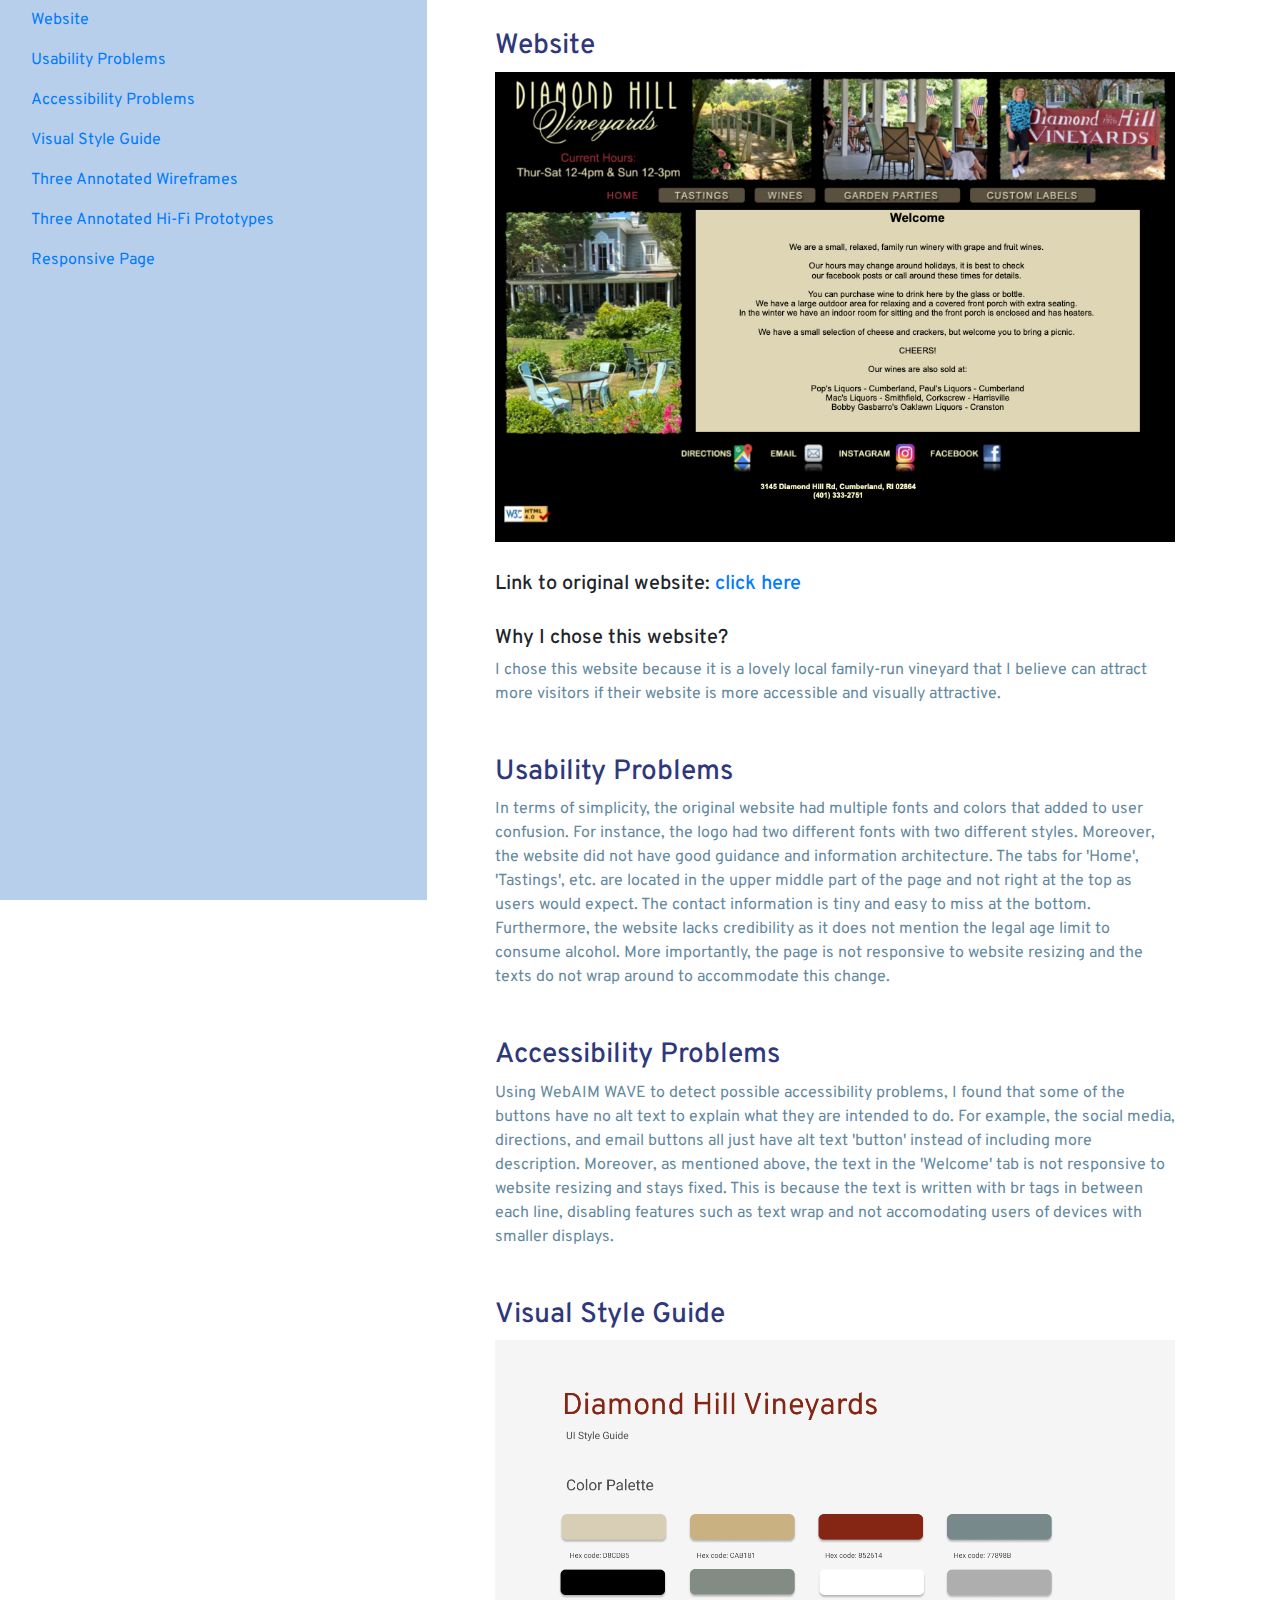
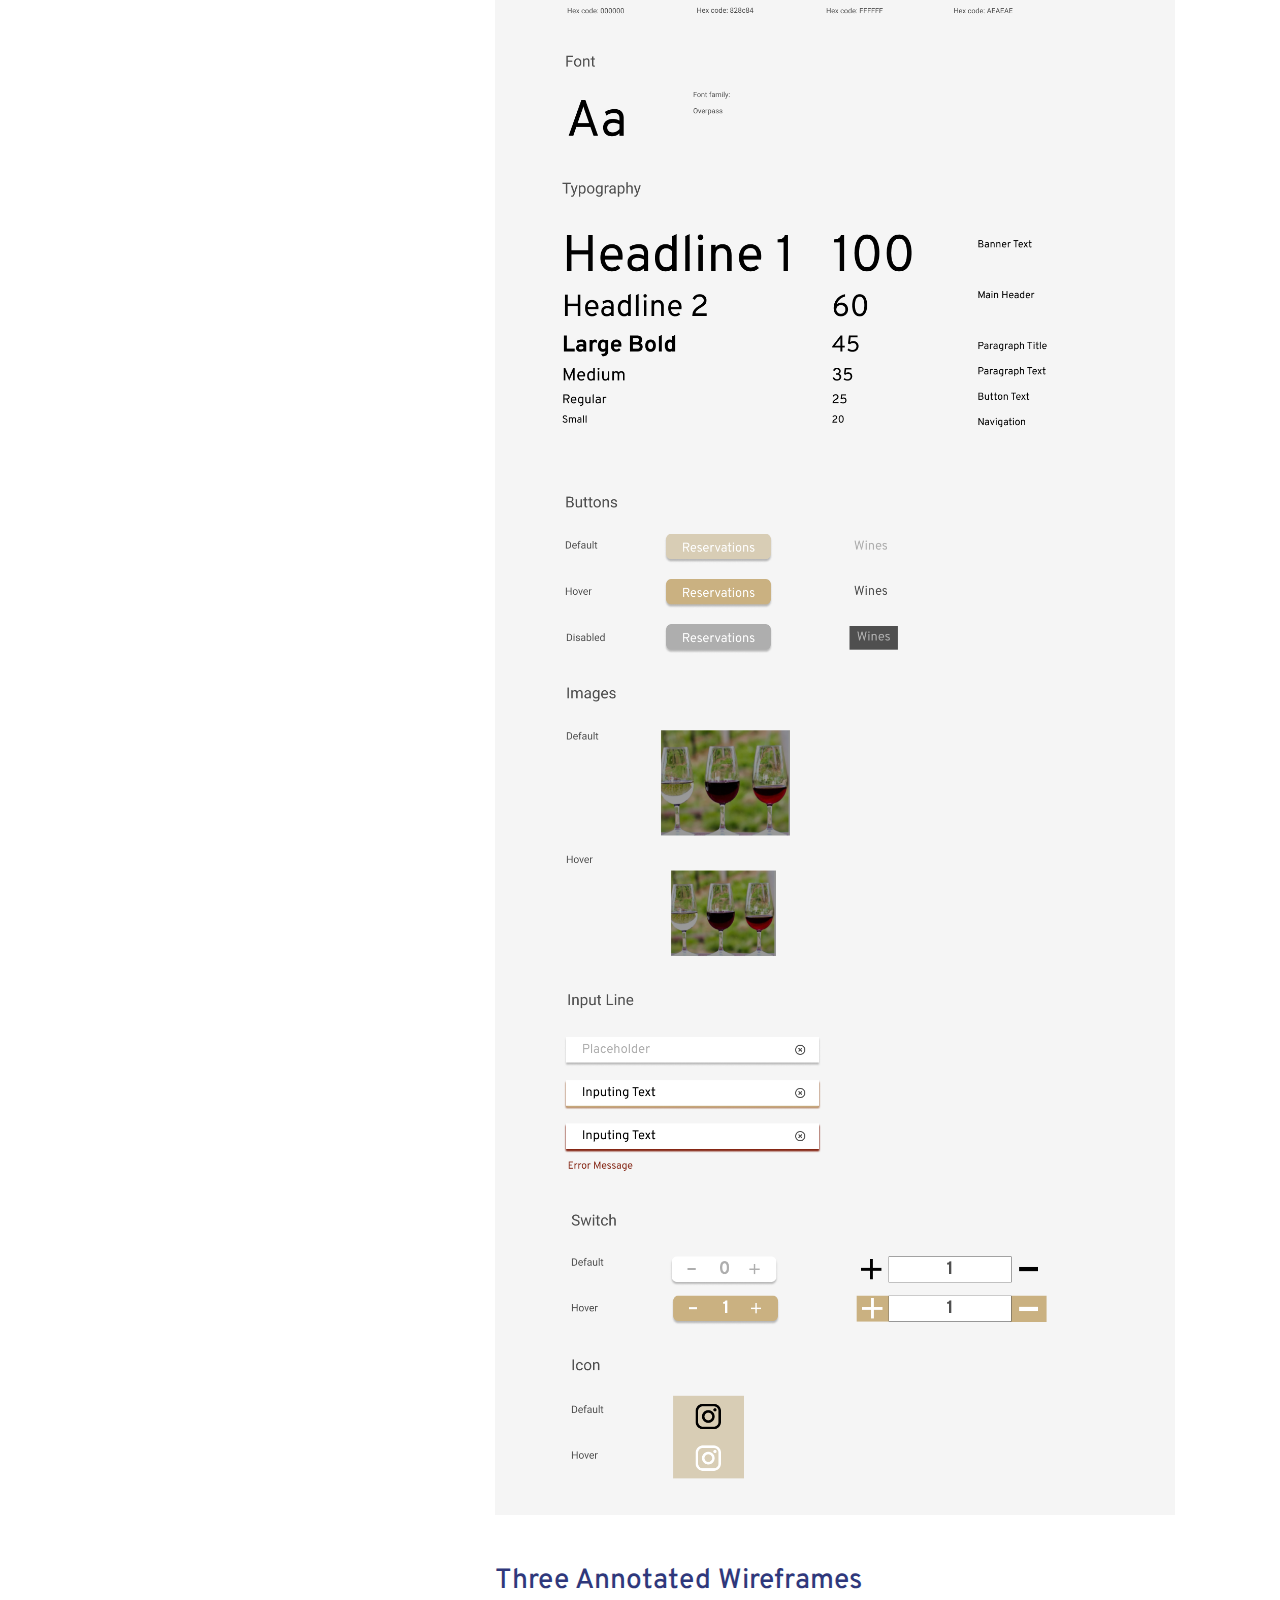
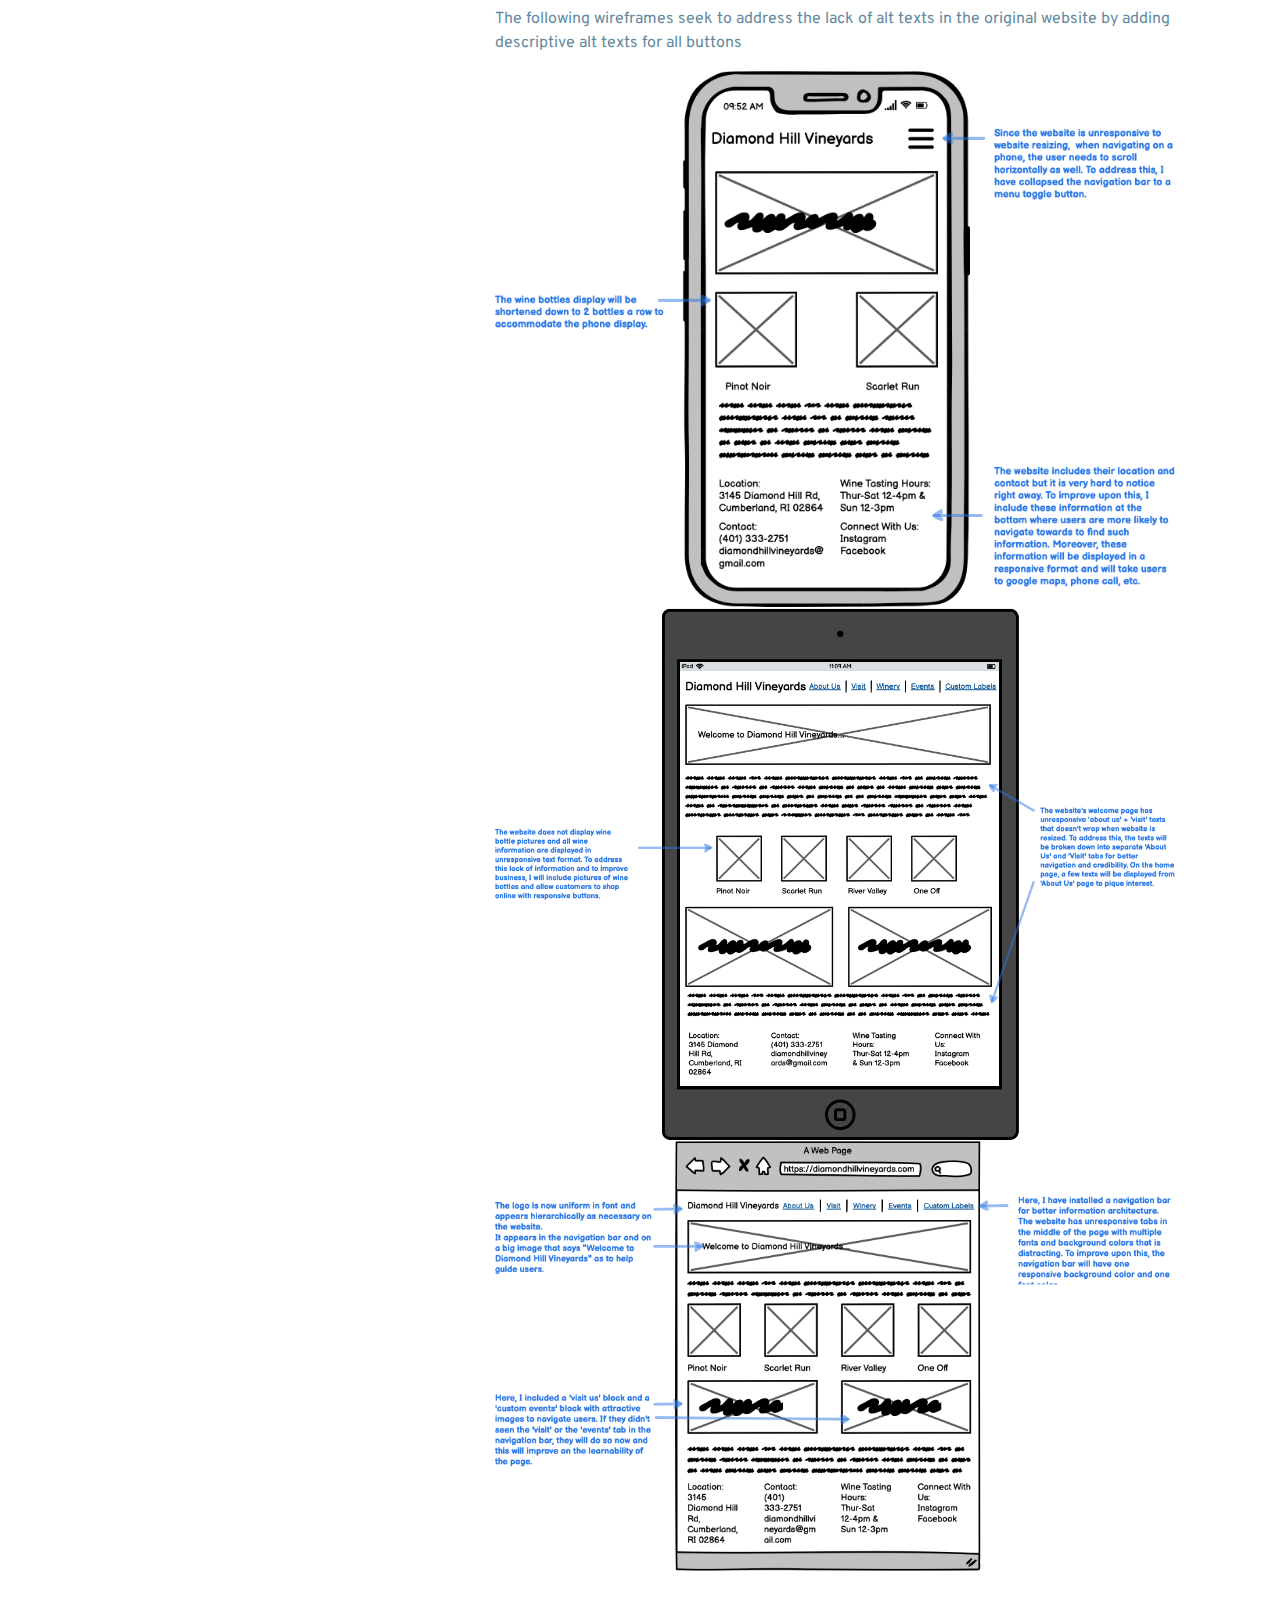
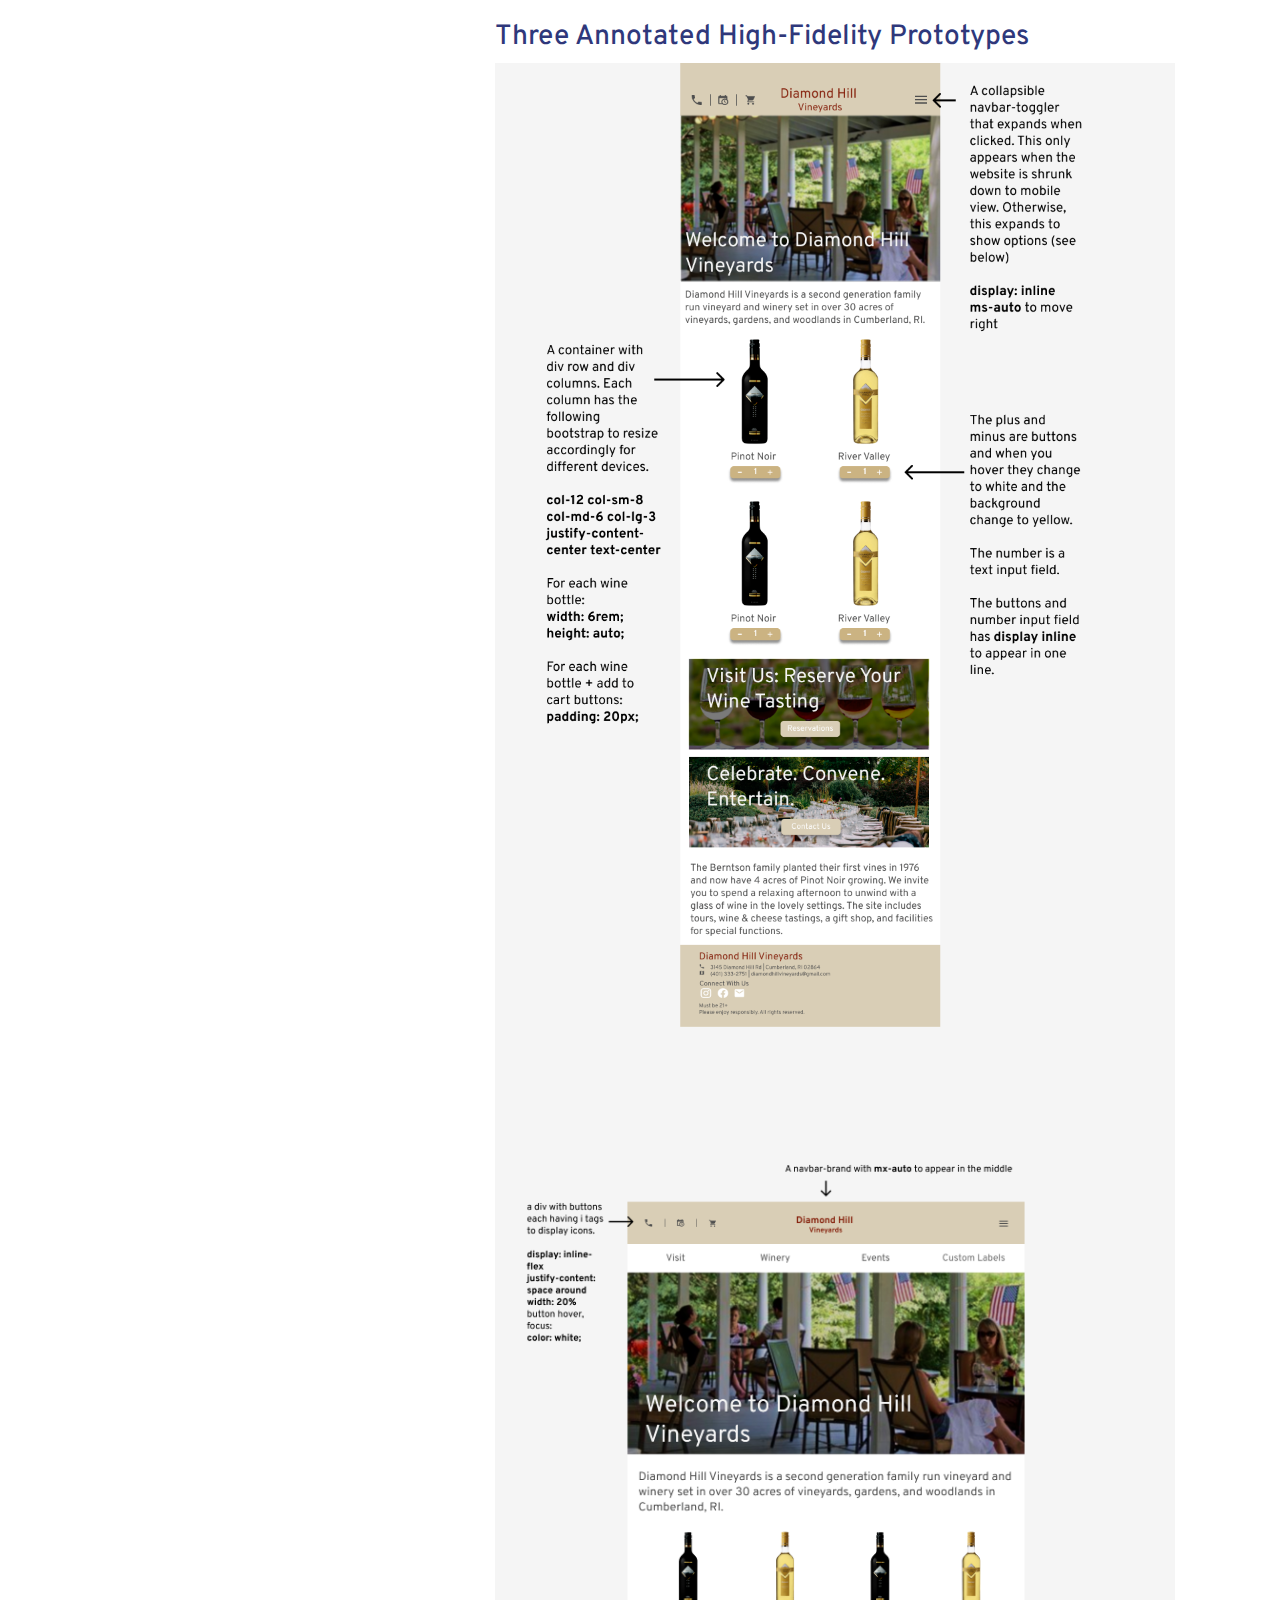
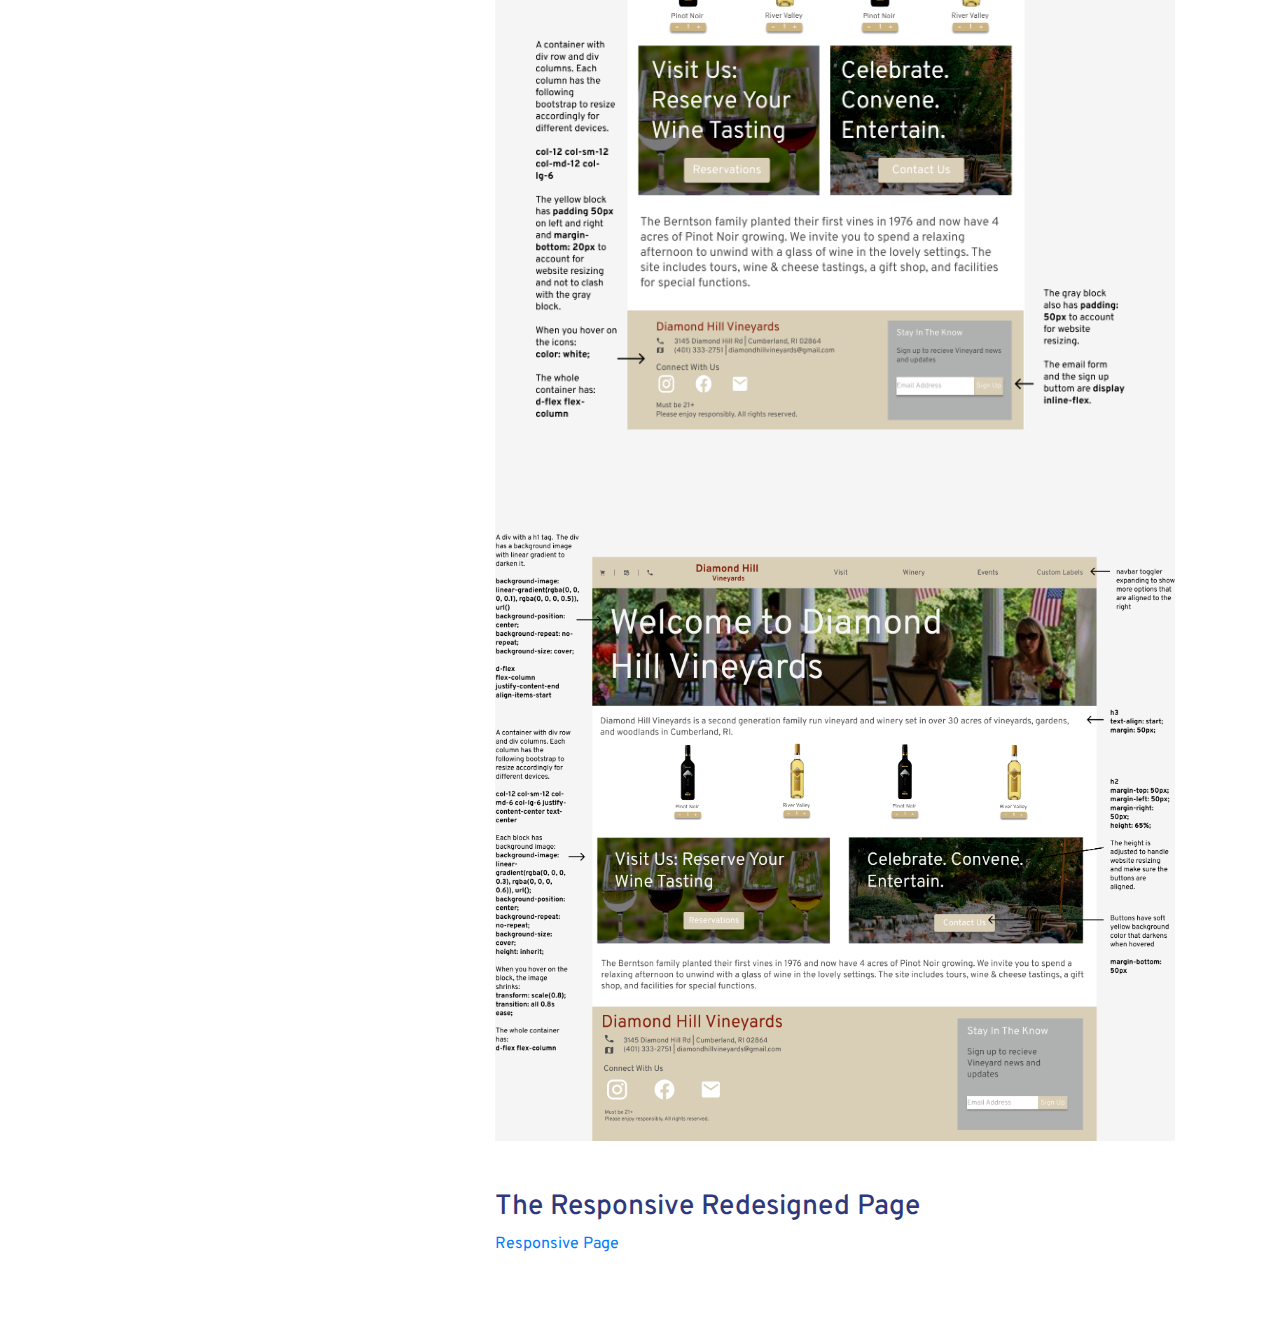
<file: submission/submission.html>
<!DOCTYPE html>
<html lang="en">
	<head>
		<meta charset="utf-8">
		<meta name="viewport" content="width-device-width, initial-scale-1">

		<!-- import bootstrap cdn-->
		<link rel="stylesheet" href= "https://stackpath.bootstrapcdn.com/bootstrap/4.5.2/css/bootstrap.min.css" integrity="sha384-JcKb8q3iqJ61gNV9KGb8thSsNjpSL0n8PARn9HuZOnIxN0hoP+VmmDGMN5t9UJ0Z" crossorigin="anonymous">
		<!-- import jquery cdn -->
		<script src="https://code.jquery.com/jquery-3.5.1.slim.min.js"
			integrity="sha384-DfXdz2htPH0lsSSs5nCTpuj/zy4C+OGpamoFVy38MVBnE+IbbVYUew+OrCXaRkfj"
			crossorigin="anonymous">
		</script>
		<!-- import popper.js cdn -->
		<script src="https://cdn.jsdelivr.net/npm/popper.js@1.16.1/dist/umd/popper.min.js"
			integrity="sha384-9/reFTGAW83EW2RDu2S0VKaIzap3H66lZH81PoYlFhbGU+6BZp6G7niu735Sk7lN"
			crossorigin="anonymous">
		</script>
		<!-- import javascript cdn -->
		<script src="https://stackpath.bootstrapcdn.com/bootstrap/4.5.2/js/bootstrap.min.js"
			integrity="sha384-B4gt1jrGC7Jh4AgTPSdUtOBvfO8shuf57BaghqFfPlYxofvL8/KUEfYiJOMMV+rV"
			crossorigin="anonymous">
		</script>
		<link rel="stylesheet" href="style.css">
		<link rel="stylesheet" href="https://fonts.googleapis.com/css?family=Overpass">
		<link rel="stylesheet" href="https://cdn.jsdelivr.net/npm/bootstrap-icons@1.5.0/font/bootstrap-icons.css">
		<title>Submission Page</title>
	</head>

<body>
    <div class="container mx-0">
        <div class="row">
            <div class="col-4 position-fixed" id="sidebar">
                <!-- col-sm-4 col-md-4 col-lg-5 col-xl-6  -->
                <div class="sidebar_idv">
                    <div class="nav flex-column flex-nowrap vh-100 overflow-auto">
                        <a id="idv" class="nav-link" href="#website">Website</a>
                        <a id="idv" class="nav-link" href="#usability">Usability Problems</a>
                        <a id="idv" class="nav-link" href="#accessibility">Accessibility Problems</a>
                        <a id="idv" class="nav-link" href="#visual">Visual Style Guide</a>
                        <a id="idv" class="nav-link" href="#wireframe">Three Annotated Wireframes</a>
                        <a id="idv" class="nav-link" href="#high_fi">Three Annotated Hi-Fi Prototypes</a>
                        <a id="idv" class="nav-link" href="#responsive">Responsive Page</a>
                    </div>
                </div>
            </div>


    <!-- This container contains the sidebar and main content of the page -->
    <!-- <div class="container-fluid h-100">
        <div class="row h-100">

            <div class="col-4 col-xs-2 col-sm-2 col-md-4 col-lg-5" id="sidebar">
                <div id="sidebar_idv" class="">
                    <br>
                    <br>
                    <br>
                    <a id="idv" class="link-dark" href="#website">Website</a>
                    <br>
                    <br>
                    <a id="idv" href="#usability">Usability Problems</a>
                    <br>
                    <br>
                    <a id="idv" href="#">Accessibility Problems</a>
                    <br>
                    <br>
                    <a id="idv" href="#">Visual Style Guide</a>
                    <br>
                    <br>
                    <a id="idv" href="#">Three Annotated Wireframes</a>
                    <br>
                    <br>
                    <a id="idv" href="#">Three Annotated Hi-Fi Prototypes</a>
                    <br>
                    <br>
                    <a id="idv" href="#">Responsive Page</a>
                </div>
            </div> -->

            <!--Contains the main content
                    of the webpage-->
            <div id="main_content" class="col-8 offset-5">
                <!-- offset-xs-4 offset-sm-4 offset-md-4 offset-lg-5 offset-xl-6 -->

                <div id="website">
                    <h3 id="website">Website</h3>
                    <img id="diamondHill" class="img-fluid" src="../images/diamondHill.png" alt="screenshot of website that I am trying to create a responsive redesign for">
                    <h5> 
                        Link to original website: 
                        <a href="http://diamondhillvineyards.com">click here</a>
                    </h5>
                    <h5>Why I chose this website?</h5>
                    <p>I chose this website because it is a lovely local family-run vineyard that I believe can attract more visitors if their website is more accessible and visually attractive. </p>
                </div>

                <div id="usability">
                    <h3> Usability Problems</h3>
                    <p>
                        In terms of simplicity, the original website had multiple fonts and colors that added to user confusion. For instance, the logo had two different fonts with two different styles. Moreover, the website did not have good guidance and information architecture. The tabs for 'Home', 'Tastings', etc. are located in the upper middle part of the page and not right at the top as users would expect. The contact information is tiny and easy to miss at the bottom. Furthermore, the website lacks credibility as it does not mention the legal age limit to consume alcohol. More importantly, the page is not responsive to website resizing and the texts do not wrap around to accommodate this change.
                    </p>
                </div>

                <div id="accessibility">
                    <h3> Accessibility Problems</h3>
                    <p>
                        Using WebAIM WAVE to detect possible accessibility problems, I found that some of the buttons have no alt text to explain what they are intended to do. For example, the social media, directions, and email buttons all just have alt text 'button' instead of including more description. Moreover, as mentioned above, the text in the 'Welcome' tab is not responsive to website resizing and stays fixed. This is because the text is written with br tags in between each line, disabling features such as text wrap and not accomodating users of devices with smaller displays.
                    </p>
                </div>

                <div id="visual">
                    <h3>Visual Style Guide</h3>
                    <img class="img-fluid" src="../visual_style_guide.png" alt="visual style guide">
                </div>

                <div id="wireframe">
                    <h3> Three Annotated Wireframes</h3>
                    <p> The following wireframes seek to address the lack of alt texts in the original website by adding descriptive alt texts for all buttons
                    </p>
                    <div class="lf_img">
                        <img class="img-fluid" src="../Low-Fi/phone.png" alt="Low-Fi Prototyping for Phone Display">
                        <img class="img-fluid" src="../Low-Fi/tablet.png" alt="Low-Fi Prototyping for Tablet Display">
                        <img class="img-fluid" src="../Low-Fi/desktop.png" alt="Low-Fi Prototyping for Desktop Display">
                    </div>
                </div>

                <div id="high_fi">
                    <h3> Three Annotated High-Fidelity Prototypes</h3>
                    <div class="hf_img">
                        <img class="img-fluid" src="../High-Fi/phone.png" alt="High-Fi Prototyping for Phone Display">
                        <img class="img-fluid" src="../High-Fi/tablet.png" alt="High-Fi Prototyping for Tablet Display">
                        <img class="img-fluid" src="../High-Fi/desktop.png" alt="High-Fi Prototyping for Desktop Display">
                    </div>
                </div>

                <div id="responsive">
                    <h3>The Responsive Redesigned Page</h3>
                    <a href="../redesign/redesign.html">Responsive Page</a>
                </div>
                



            </div>
        </div>
    </div>
</body>
</html>
</file>
<file: style.css>
/* body {
    font-family: "Overpass", serif;
    height: 100%
} */

html,body {
    font-family: "Overpass", serif;
    height: 100%;
}

.navigation {
    margin: 10px;
}

/* .container-fluid {
    height: 100%;
} */

#sidebar {
    /* height: 100%; */
    background: #b8cfec;
    /* color: #828c84; */
    /* display: inline-block; */
    /* justify-content: space-around; */
    /* align-items: space-around; */
    /* flex-direction: row;
    flex-wrap: wrap; */
    
}

/* #sidebar_idv {
    align-items: stretch;
} */

#main_content {
    padding-left: 20px;
    padding-right: 60px;
}

#website h3 {
    margin-top: 30px;
}

h3 {
    margin-top: 50px;
    color: #2f387b
}

h5 {
    margin-top: 30px;
}

p {
    color: #63899e
}

#responsive {
    margin-bottom: 80px;
}

/* #idv {
    margin-top: 50rem;
} */
</file>
<file: submission/style.css>
/* body {
    font-family: "Overpass", serif;
    height: 100%
} */

html,body {
    font-family: "Overpass", serif;
    height: 100%;
}

.navigation {
    margin: 10px;
}

/* .container-fluid {
    height: 100%;
} */

#sidebar {
    /* height: 100%; */
    background: #b8cfec;
    /* color: #828c84; */
    /* display: inline-block; */
    /* justify-content: space-around; */
    /* align-items: space-around; */
    /* flex-direction: row;
    flex-wrap: wrap; */
    
}

/* #sidebar_idv {
    align-items: stretch;
} */

#main_content {
    padding-left: 20px;
    padding-right: 60px;
}

#website h3 {
    margin-top: 30px;
}

h3 {
    margin-top: 50px;
    color: #2f387b
}

h5 {
    margin-top: 30px;
}

p {
    color: #63899e
}

#responsive {
    margin-bottom: 80px;
}

/* #idv {
    margin-top: 50rem;
} */
</file>
<file: redesign/style.css>
body {
    font-family: "Overpass", serif;
}

#brand-title {
    color: #852614
}

#nav_header:hover, #nav_header:focus {
    font-weight: bold;
}

.nav_icon {
    display: inline-flex;
    justify-content: space-around;
    width: 20%;
}

.nav_icon button:hover, .nav_icon button:focus {
    color: white;
    background-color: #d8cdb5;
}

nav button:hover, nav button:focus {
    background-color: white;
    font-weight: bold;
}

h1 {
    margin-left: 80px;
}

.people {
    background-image: linear-gradient(rgba(0, 0, 0, 0.1), rgba(0, 0, 0, 0.5)), url(../images/main1.jpg);
    background-position: center;
    background-repeat: no-repeat;
    background-size: cover;
    padding-top: 10%;
    /* height:fit-content; */
    height: calc(fit-content - 56px);
}

h3 {
    color: #4F4F4F;
    font-size: 25px;
    text-align: start;
    margin: 50px;
}

.wineBottle {
    width: 6rem;
    height: auto;
}

h5 {
    margin: 10px;
}

#wine_btn {
    padding: 20px;
}

.addCart button:hover, .addCart button:focus {
    color: white;
    background-color: #d8cdb5;
    display: inline;
}

#adblock_container {
    margin: 50px;
}

/* #adblocks {
    margin: 10px;
} */

#ad_block1 {
    background-image: linear-gradient(rgba(0, 0, 0, 0.3), rgba(0, 0, 0, 0.6)), url(../images/adblock1.jpeg);
    background-position: center;
    background-repeat: no-repeat;
    background-size: cover;
    height: inherit;
    /* margin: 5px; */
}

#ad_block1:hover {
    transform: scale(0.8);
    /* -webkit-filter: brightness(70%);
    -webkit-transition: all 0.5s ease;
    -moz-transition: all 0.5s ease;
    -o-transition: all 0.5s ease;
    -ms-transition: all 0.5s ease; */
    transition: all 0.8s ease;
}

.btn-lg {
    color: white;
    background-color: #d8cdb5;
    margin-bottom: 40px;
}

/* .btn-lg:hover, .btn-lg:focus {
    color: white;
    background-color: #CAB181;
} */

.btn:hover, .btn:focus {
    color: white;
    background-color: #CAB181;
}

#ad_block2 {
    background-image: linear-gradient(rgba(0, 0, 0, 0.1), rgba(0, 0, 0, 0.5)), url(../images/adblock2.jpg);
    background-position: center;
    background-repeat: no-repeat;
    background-size: cover;
    height: inherit;
    /* margin: 5px; */
}

#ad_block2:hover {
    transform: scale(0.8);
    /* -webkit-filter: brightness(70%);
    -webkit-transition: all 0.5s ease;
    -moz-transition: all 0.5s ease;
    -o-transition: all 0.5s ease;
    -ms-transition: all 0.5s ease; */
    transition: all 0.8s ease;
}

h2 {
    margin-top: 30px;
    margin-left: 30px;
    margin-right: 30px;
    /* margin-bottom: 20px; */
    height: 65%;
}

#bottom_info {
    background-color: #d8cdb5;
    padding: 50px;
    /* width: 50% */
    /* height: 100%; */
}

#bottom_info_container {
    /* margin: 50px; */
}


#bottom_info_text {
    /* padding-left: 50px;
    padding-top: 50px; */
    margin-bottom: 20px;
}

#bottom_title {
    color: #852614;
    font-size: 25px;
    align-items: baseline;
    /* padding-left: 50px;
    padding-top: 50px; */
}

.add_contact {
    padding-bottom: 20px;
}

.socials {
    padding-bottom: 20px;
}

.social_icon {
    display: flex;
    justify-content: space-around;
    width: 30%;
}

.address {
    display: flex;
}

.address p {
    margin: 0px;
    padding: 6px;
}

.address button:hover, .address button:focus {
    color: white;
    background-color: #d8cdb5;
}

/* .contact {
    display: flex;
} */

.social_icon button:hover, .social_icon button:focus {
    color: white;
    background-color: #d8cdb5;
}

/* .address a:hover i {
    background-color: white;
    font-weight: bold;
  } */

/* .bi:hover, .bi:focus { */
    /* color: #CAB181; */
    /* filter: brightness(85%); */
    /* font-weight: bold; */
/* } */

#bottom_info {
    background-color: #d8cdb5;
    padding: 50px;
    /* width: 50% */
    /* height: 100%; */
}

#signup {
    background-color: #AEAEAE;
}

#signup_components {
    padding: 50px;
}

h6.stay {
    color: white;
    font-size: 25px;
    padding-bottom: 30px;
}

.form-inline {
    display: inline-flex;
}

.form-group {
    margin-bottom: 0;
}

.btn-md {
    color: white;
    background-color: #d8cdb5;
}
</file>
